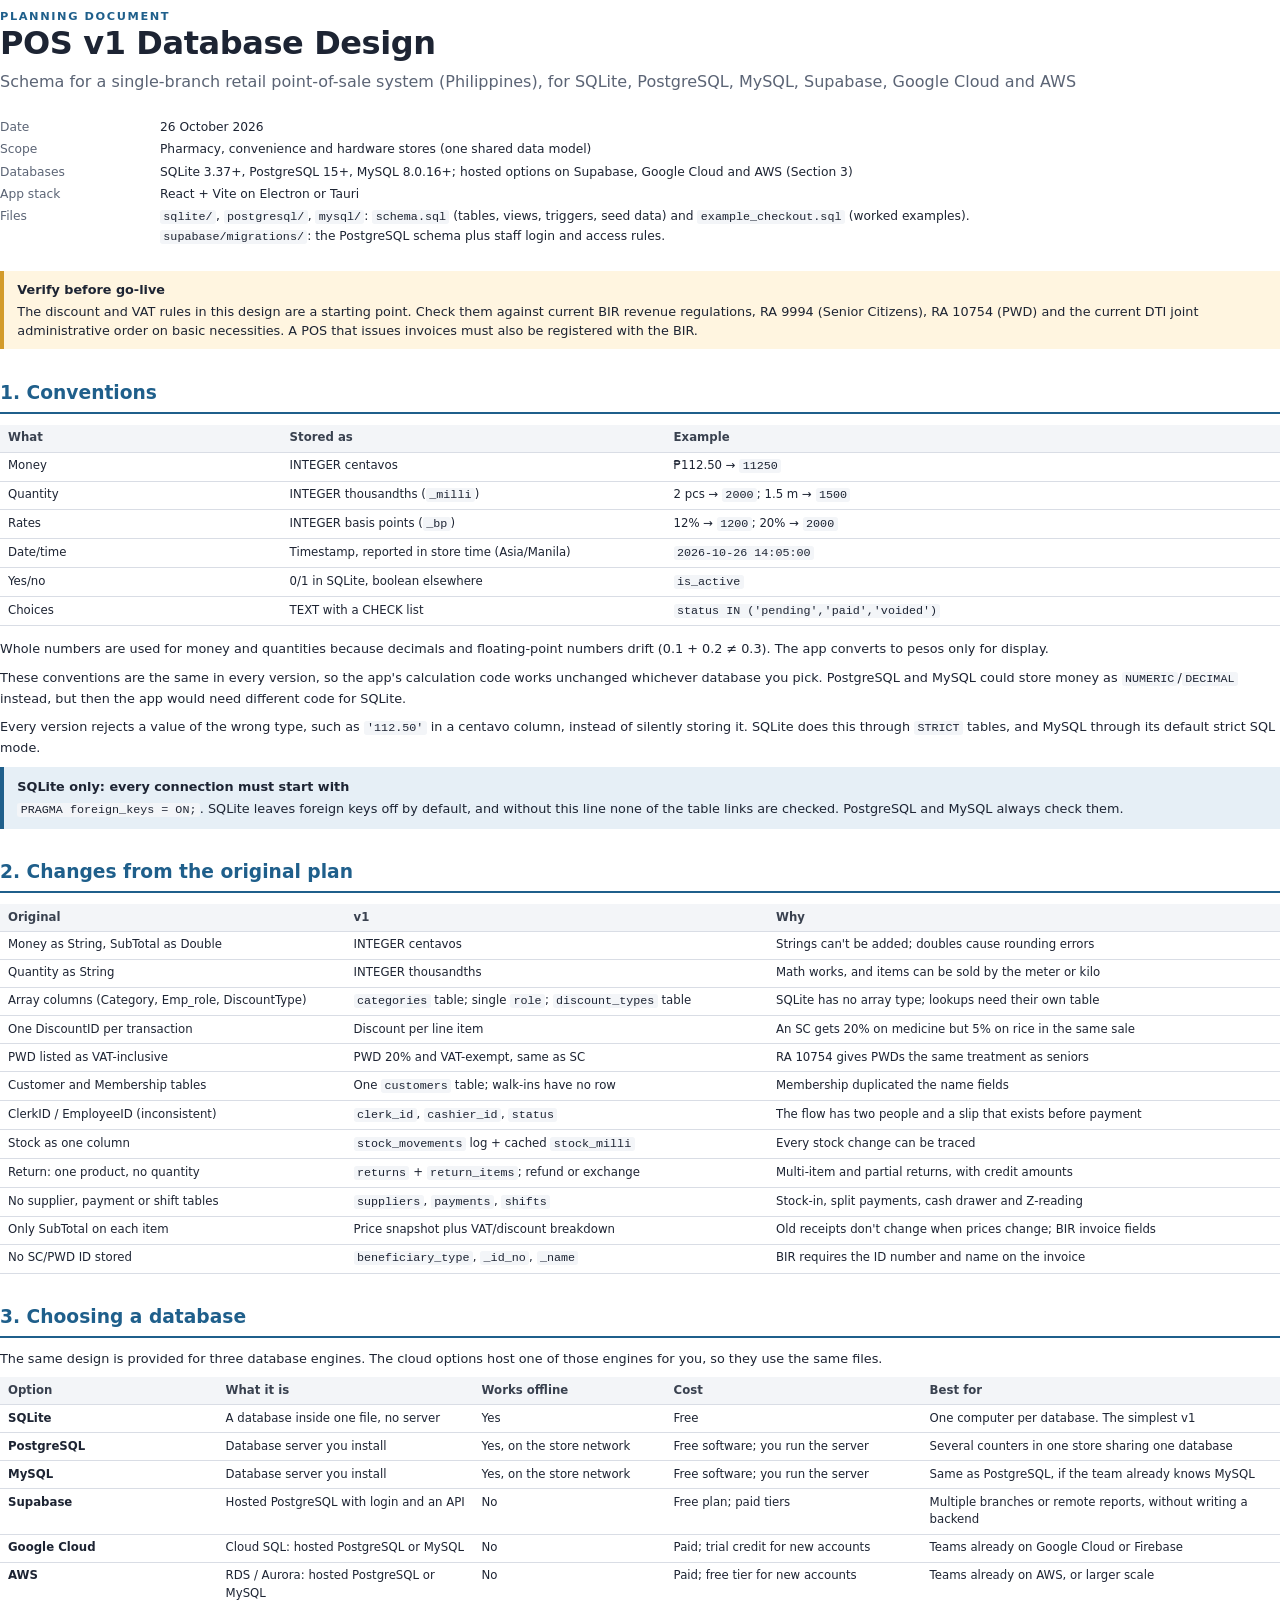
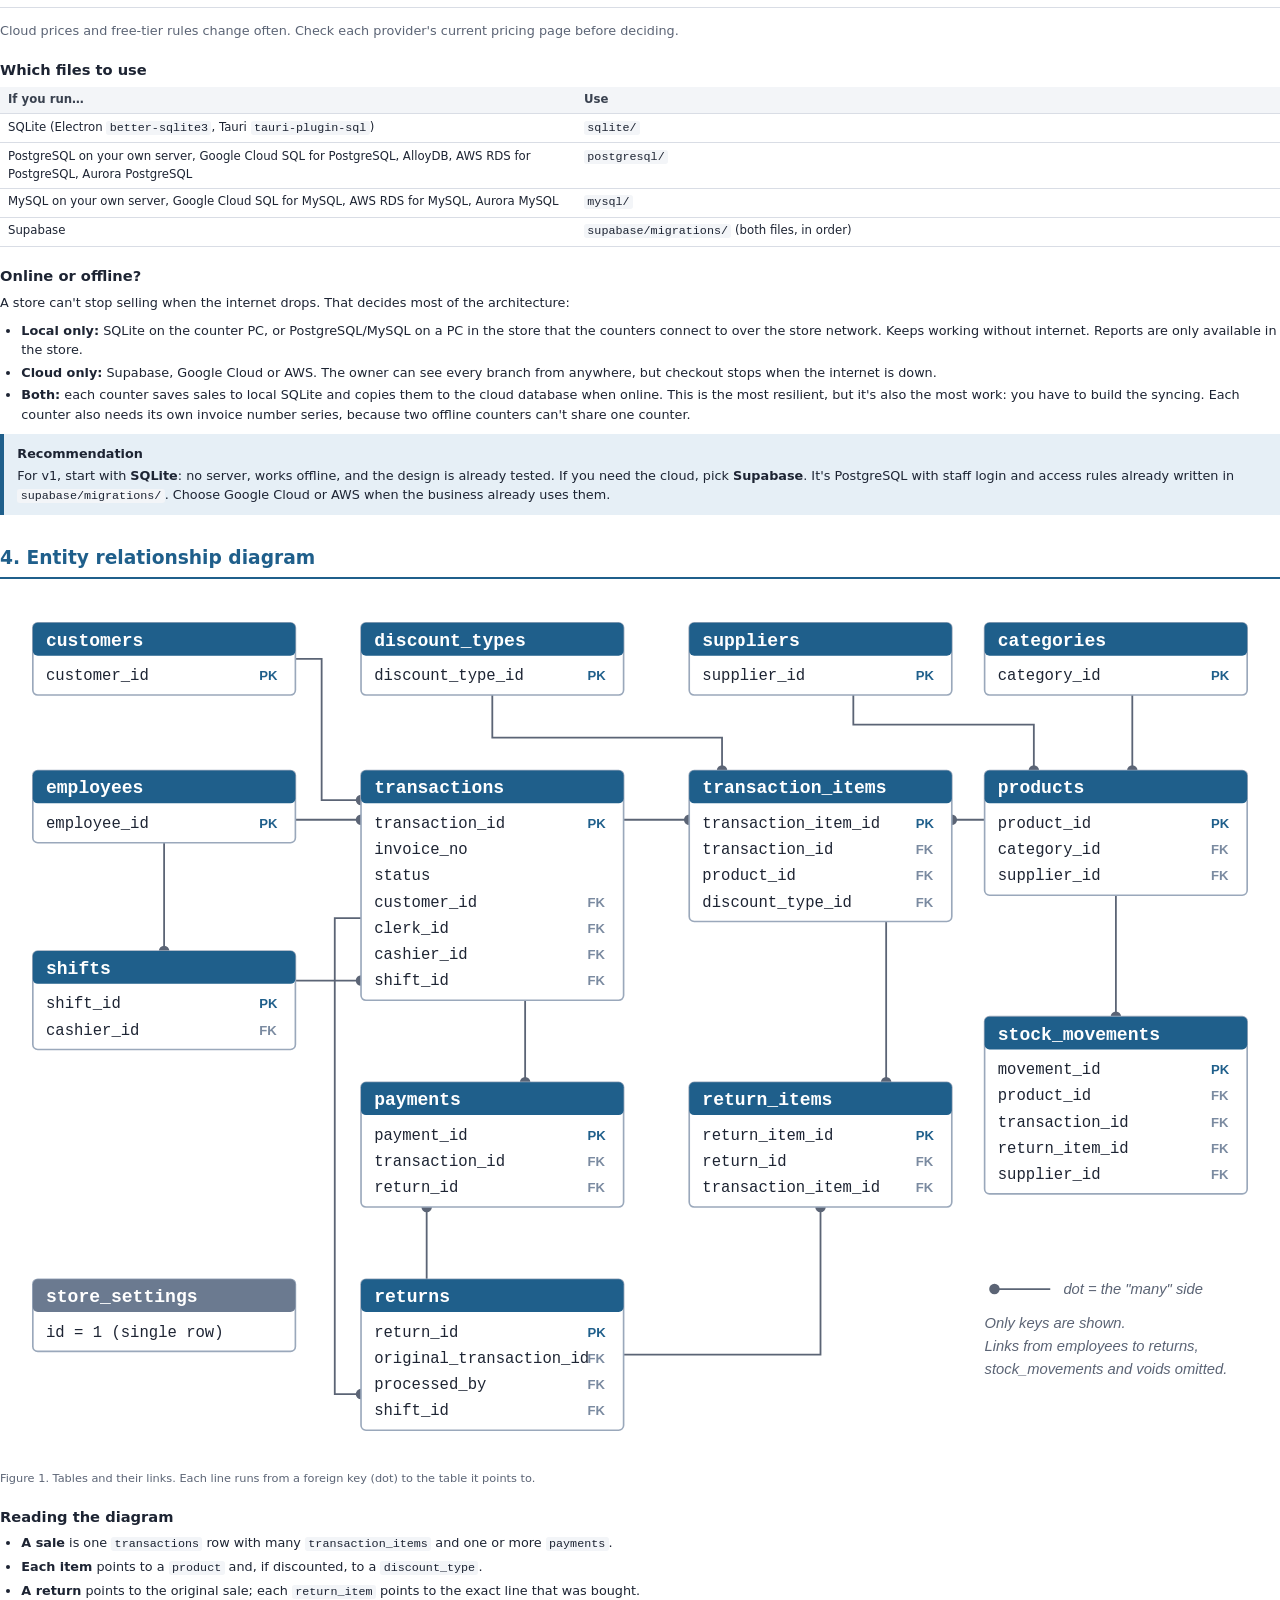
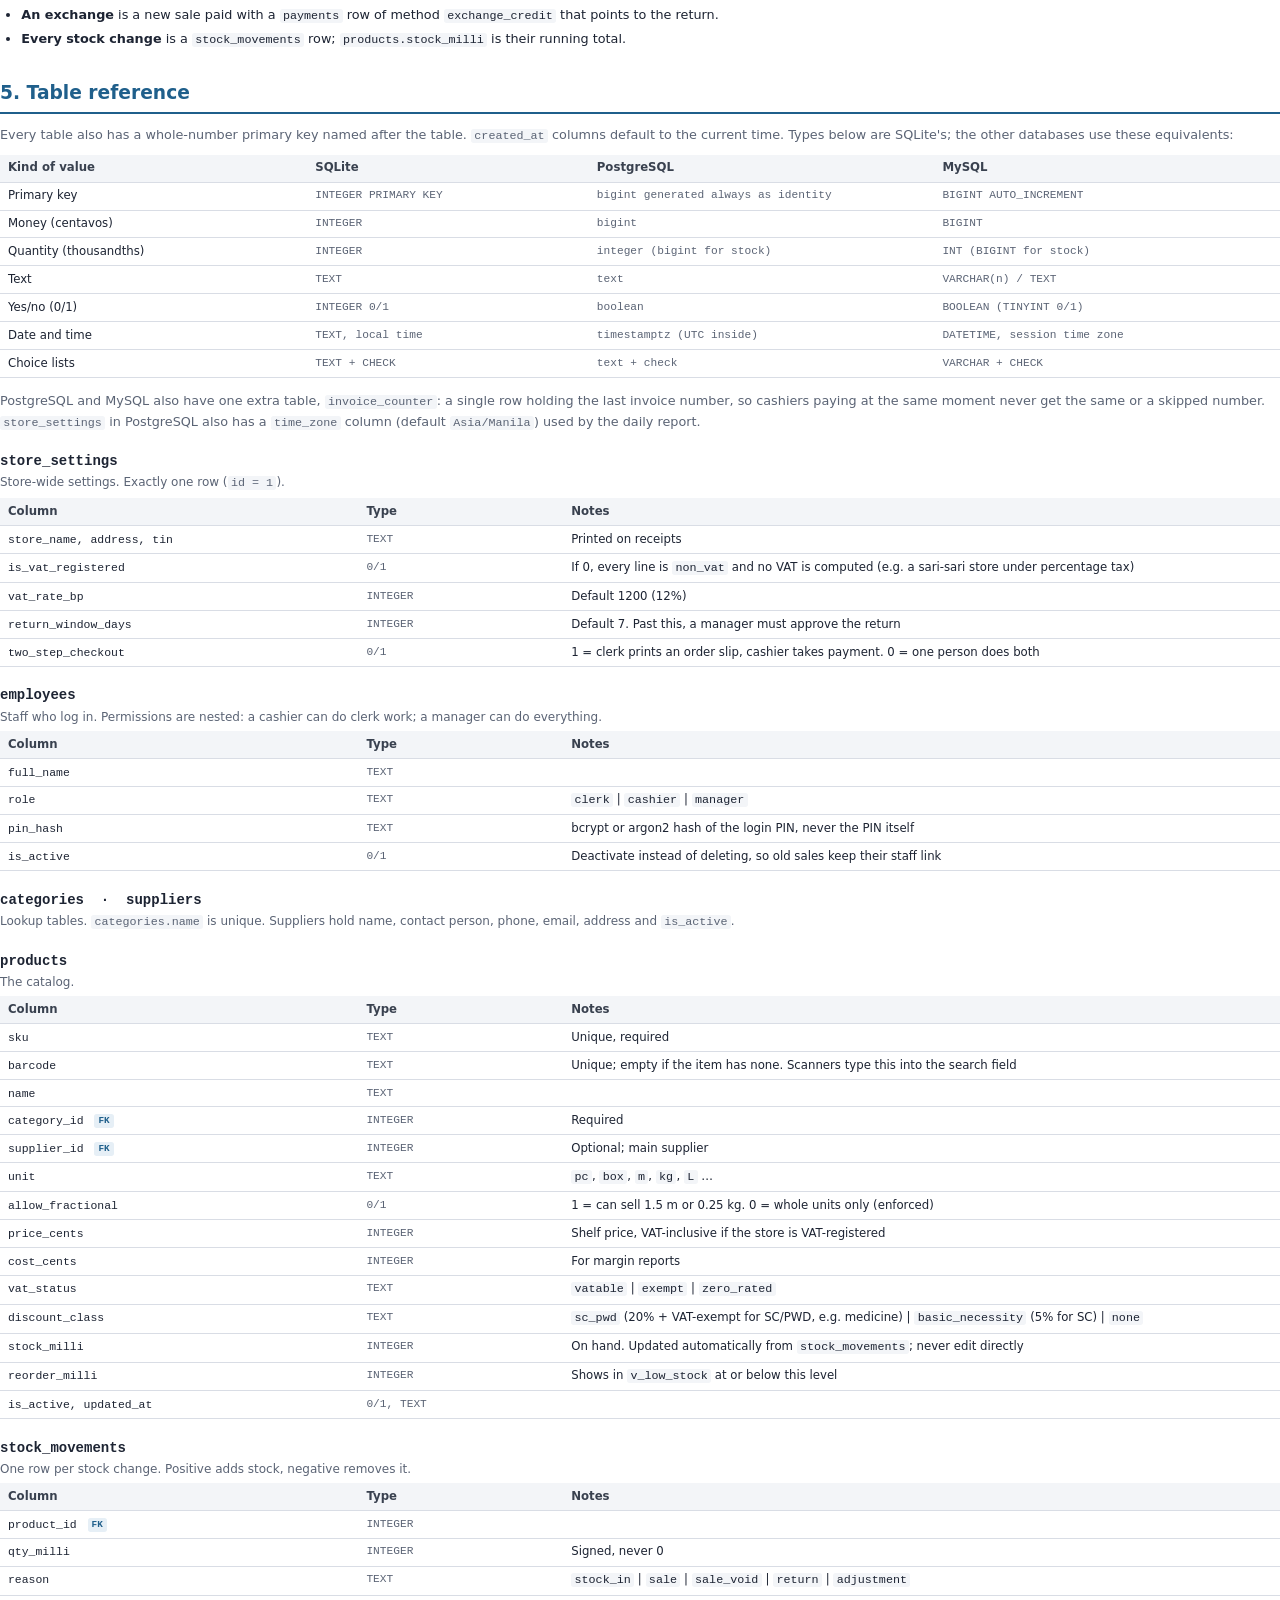
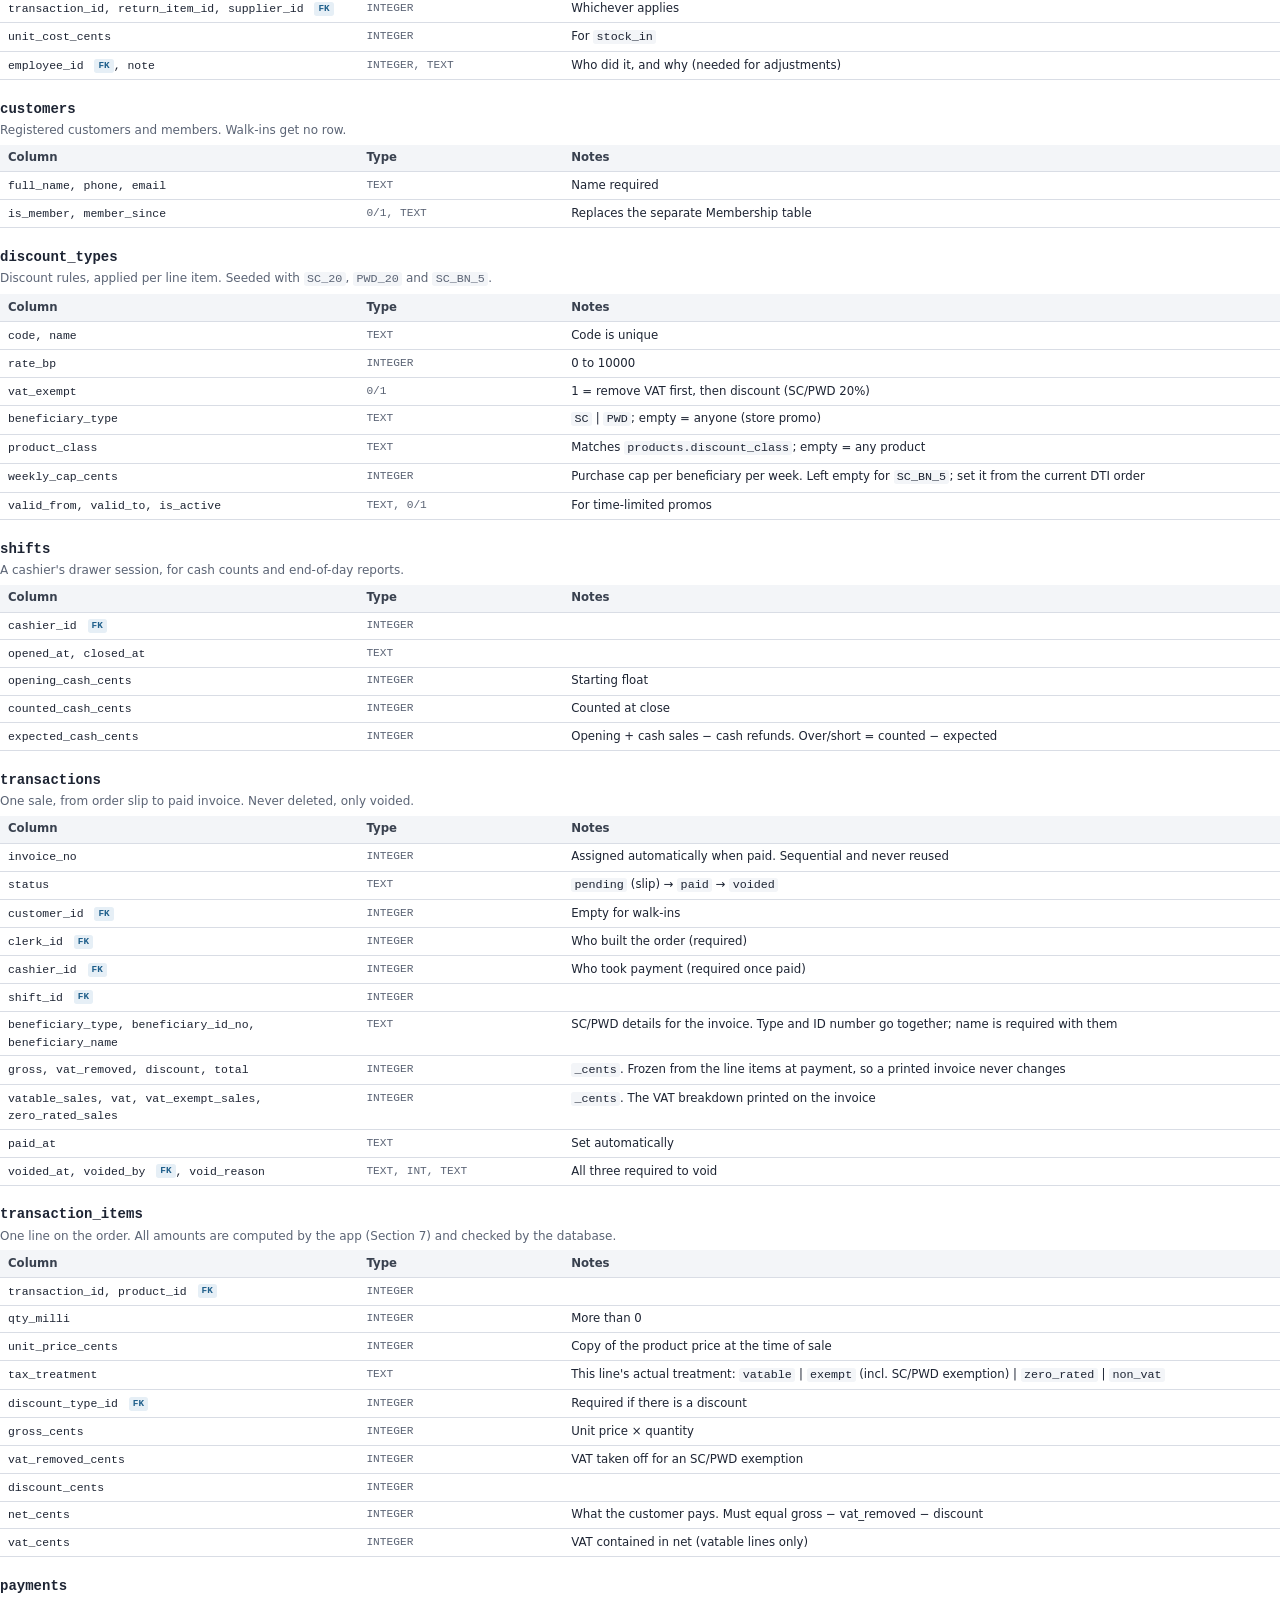
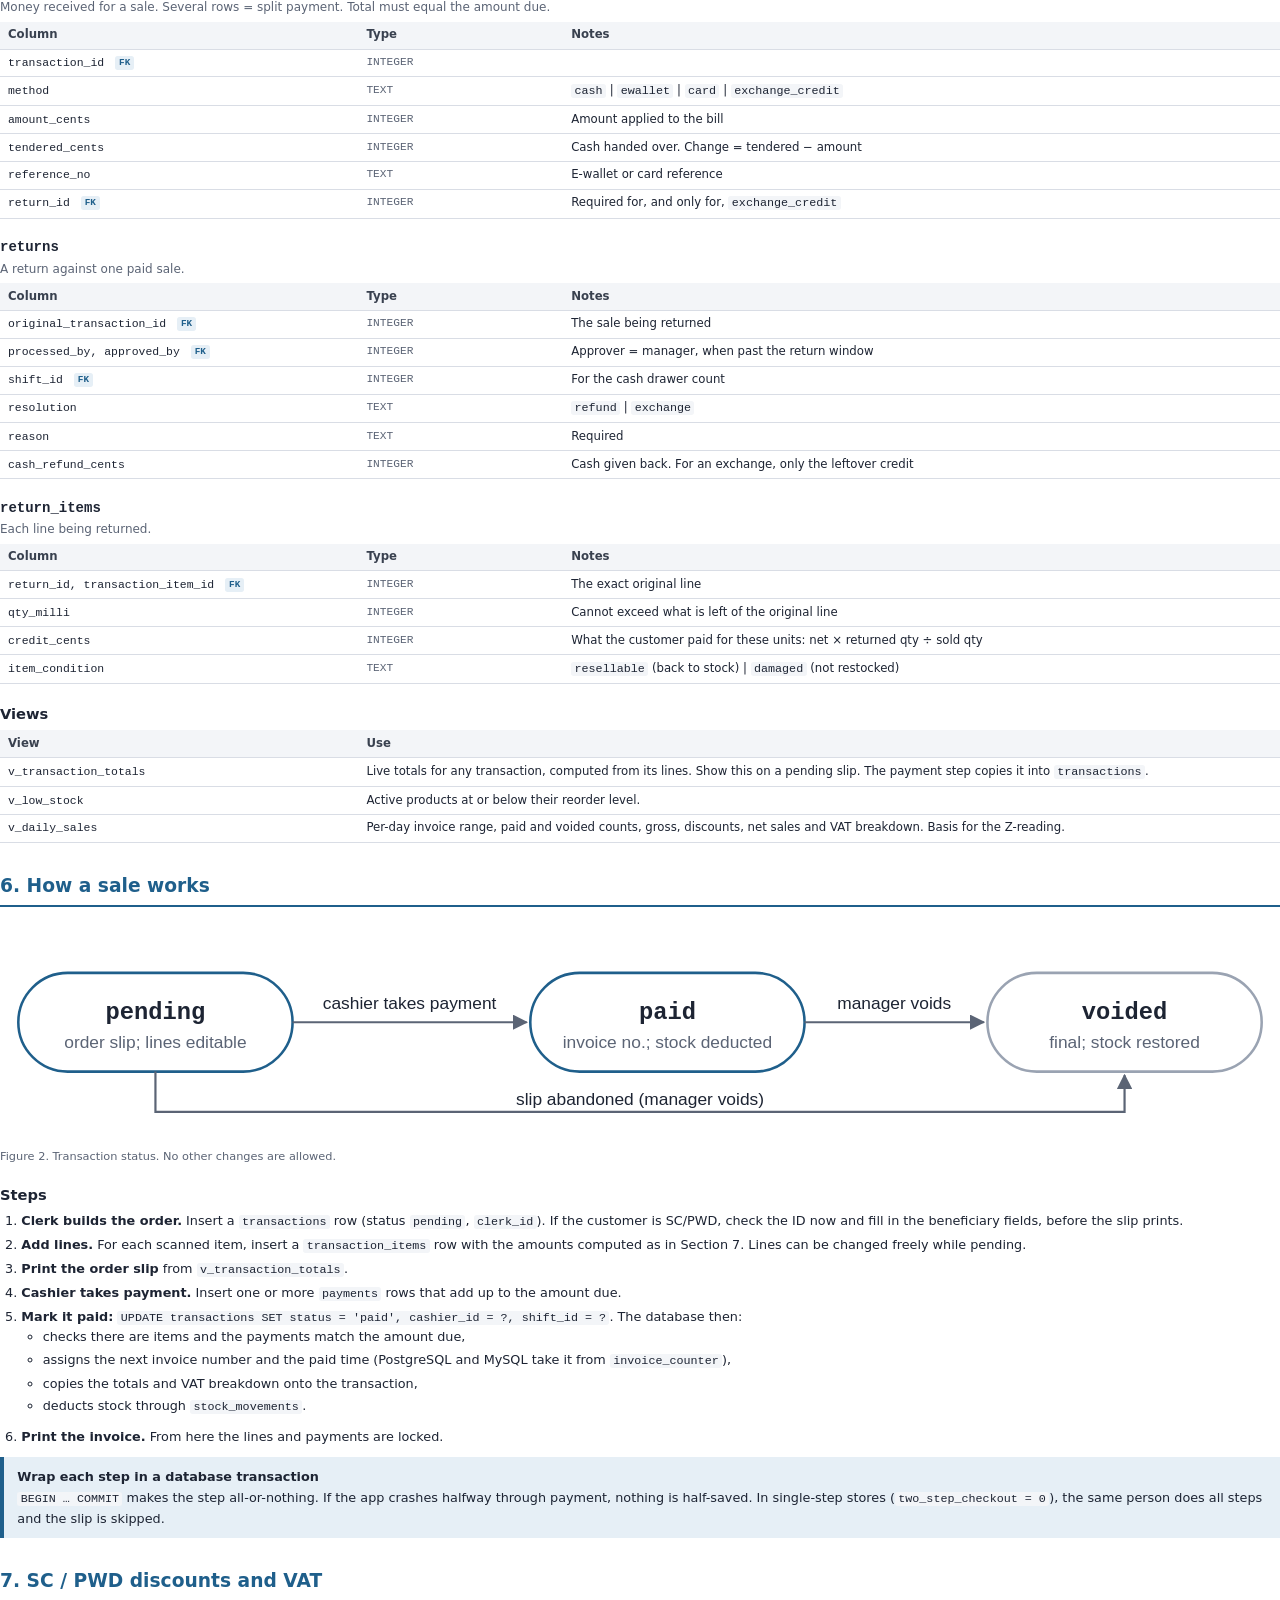
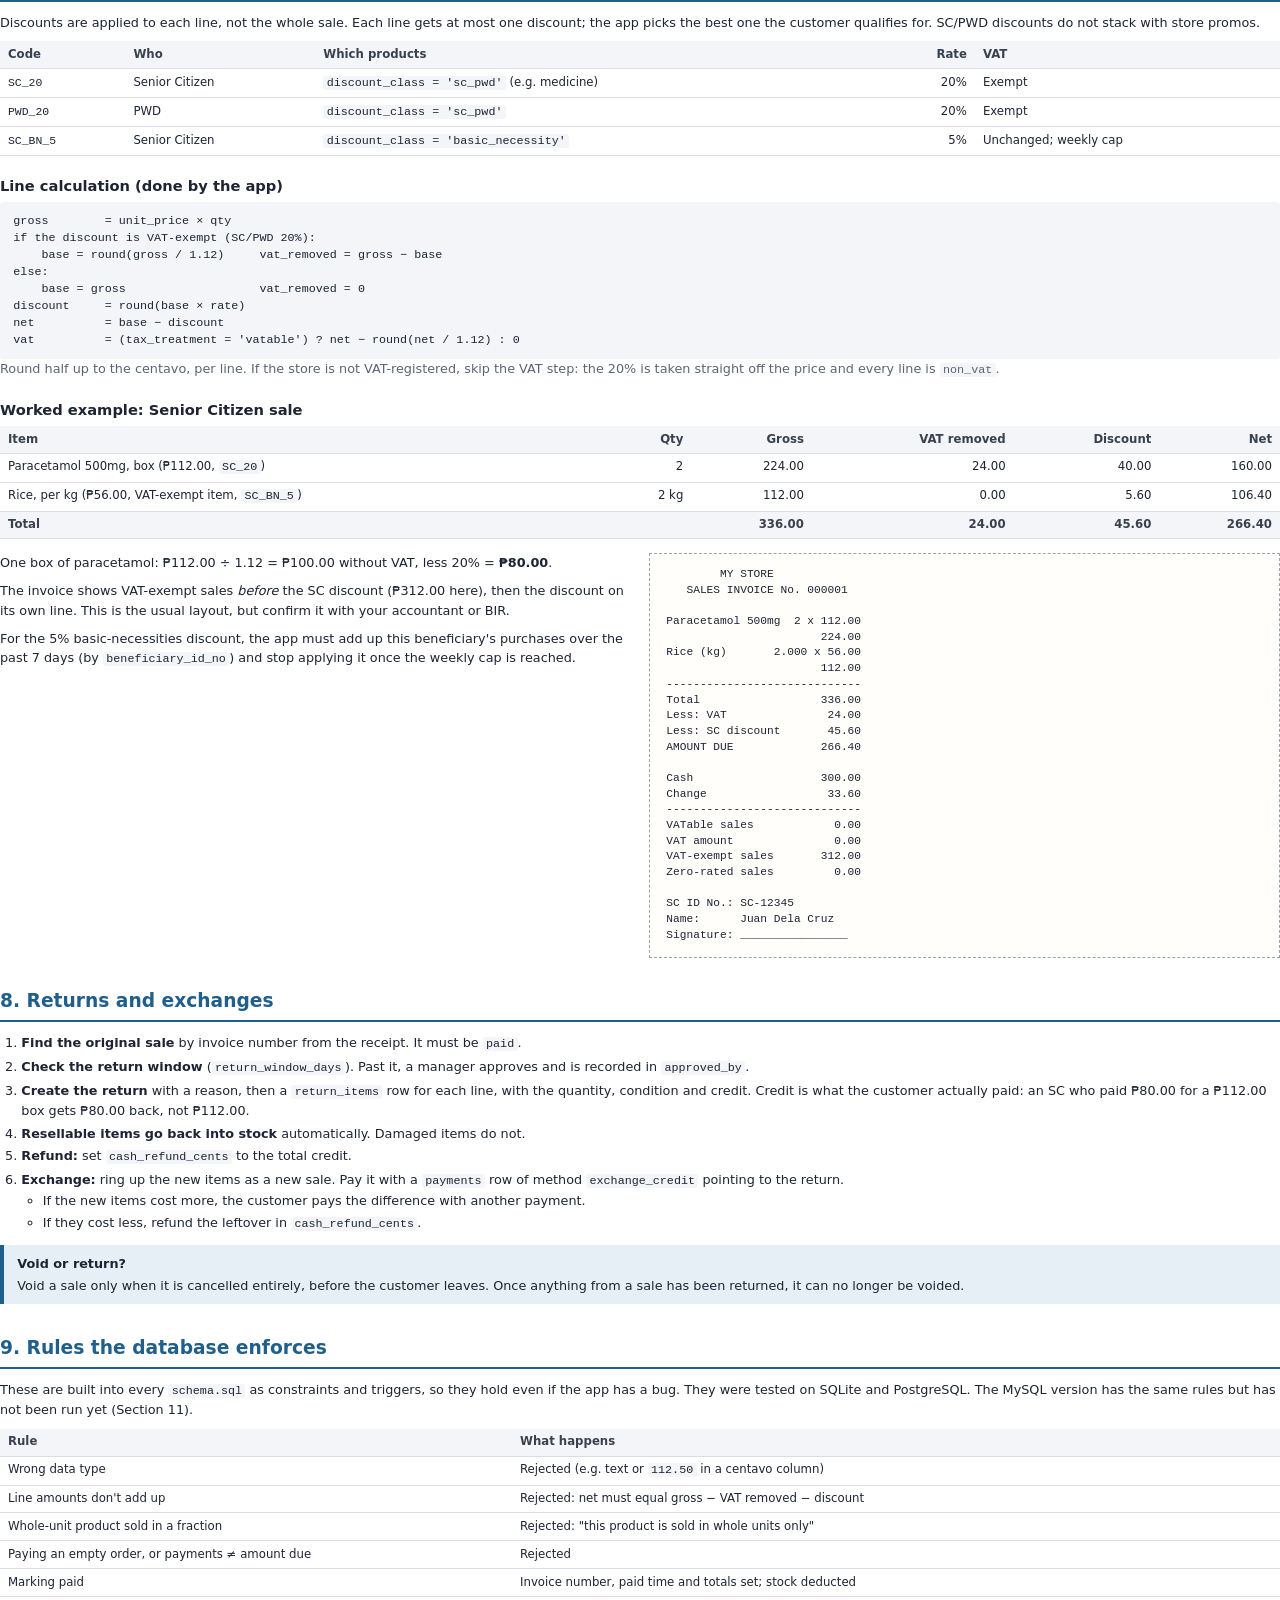
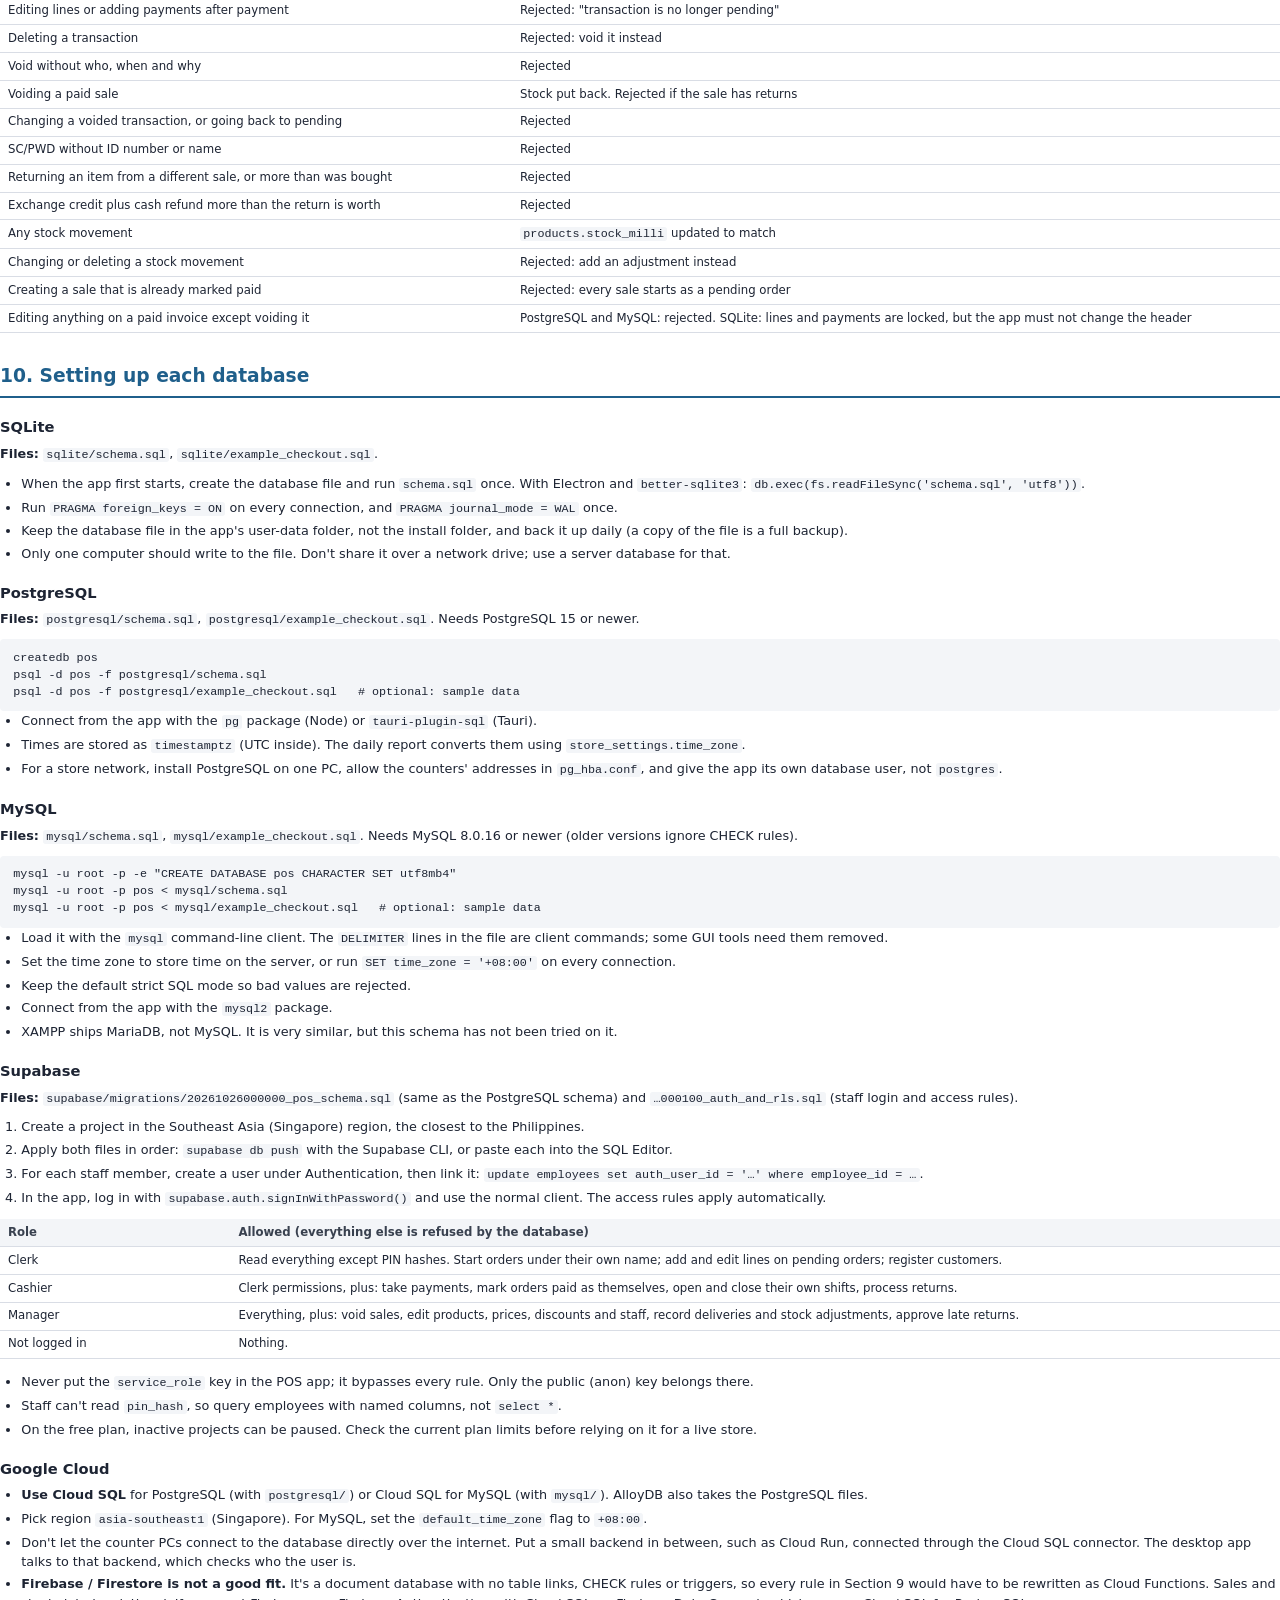
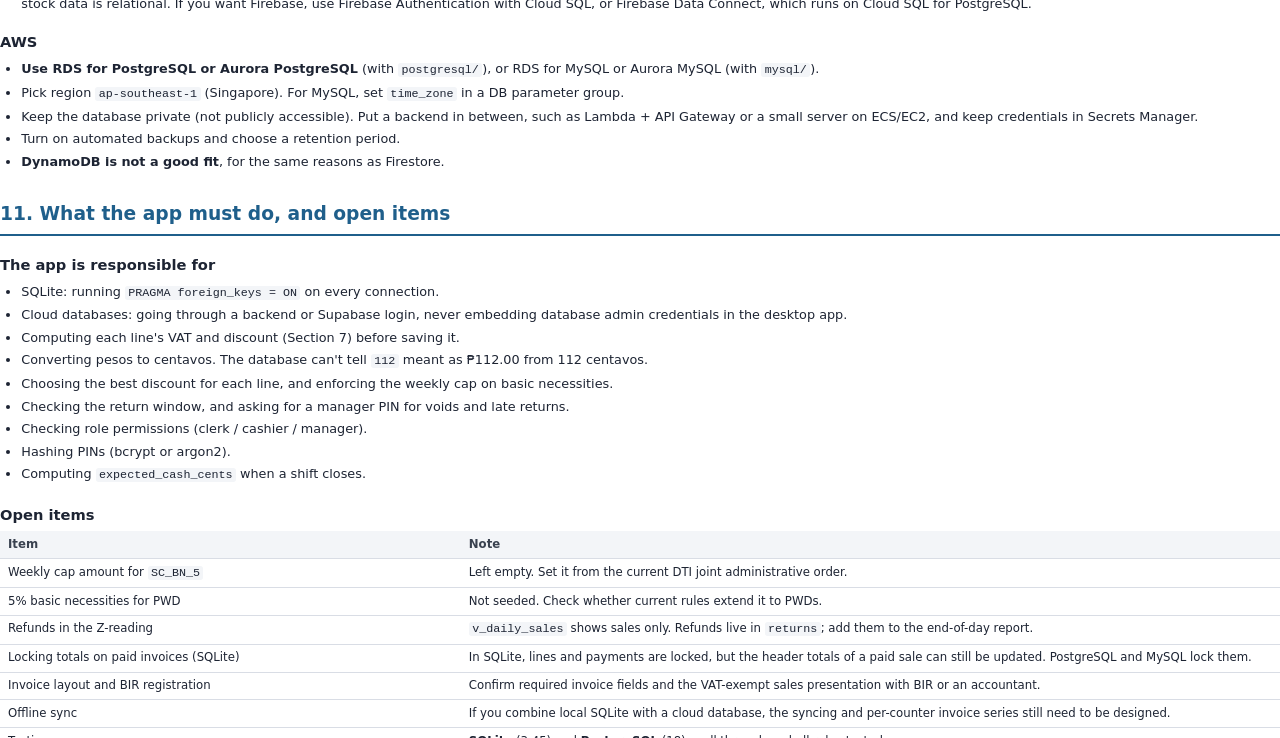
<file: docs/pos_design.html>
<!doctype html>
<html lang="en">
<head>
<meta charset="utf-8">
<title>POS v1 Database Design</title>
<style>
  :root {
    --ink: #1d2433;
    --muted: #5b6475;
    --line: #d9dde5;
    --soft: #f3f5f8;
    --accent: #1f5f8b;
    --accent-soft: #e6eff6;
    --warn: #8a5a00;
    --warn-soft: #fff5e0;
  }
  @page {
    size: A4;
    margin: 18mm 16mm 18mm 16mm;
    @bottom-center {
      content: "POS v1 Database Design  ·  page " counter(page) " of " counter(pages);
      font: 8pt "Segoe UI", sans-serif;
      color: #8a92a3;
    }
  }
  * { box-sizing: border-box; }
  body {
    margin: 0;
    background: #fff;
    color: var(--ink);
    font: 9.6pt/1.5 "Segoe UI", system-ui, sans-serif;
  }
  h1 { font-size: 24pt; line-height: 1.15; margin: 0 0 6pt; letter-spacing: -0.3pt; }
  h2 {
    font-size: 14pt; margin: 22pt 0 8pt; padding-bottom: 4pt;
    border-bottom: 1.5pt solid var(--accent); color: var(--accent);
    break-after: avoid;
  }
  h3 { font-size: 11pt; margin: 14pt 0 4pt; break-after: avoid; }
  p { margin: 0 0 7pt; }
  ul, ol { margin: 0 0 8pt; padding-left: 16pt; }
  li { margin-bottom: 2.5pt; }
  code, .mono { font-family: Consolas, "Cascadia Mono", monospace; font-size: 8.8pt; }
  code { background: var(--soft); padding: 0 2.5pt; border-radius: 2pt; }
  .muted { color: var(--muted); }
  .page-break { break-before: page; }

  .cover { padding-top: 6pt; }
  .eyebrow { text-transform: uppercase; letter-spacing: 1.2pt; font-size: 8.5pt; color: var(--accent); font-weight: 600; }
  .subtitle { font-size: 12pt; color: var(--muted); margin-bottom: 18pt; }
  .meta { display: grid; grid-template-columns: 110pt 1fr; gap: 3pt 10pt; font-size: 9.2pt; margin-bottom: 18pt; }
  .meta dt { color: var(--muted); }
  .meta dd { margin: 0; }

  table { width: 100%; border-collapse: collapse; margin: 4pt 0 10pt; font-size: 8.8pt; }
  th, td { text-align: left; vertical-align: top; padding: 3.5pt 6pt; border-bottom: 0.75pt solid var(--line); }
  th { background: var(--soft); font-weight: 600; color: #39414f; }
  tr { break-inside: avoid; }
  td.k { font-family: Consolas, monospace; font-size: 8.6pt; }
  td.t { white-space: nowrap; color: var(--muted); font-family: Consolas, monospace; font-size: 8.4pt; }
  td.num, th.num { text-align: right; font-variant-numeric: tabular-nums; white-space: nowrap; }
  .tag { display: inline-block; font-size: 7pt; font-weight: 700; padding: 0 3pt; border-radius: 2pt; margin-left: 3pt; vertical-align: 1pt; }
  .pk { background: #1f5f8b; color: #fff; }
  .fk { background: #e6eff6; color: #1f5f8b; }

  .tbl { break-inside: avoid; margin-bottom: 6pt; }
  .tbl h3 { margin-bottom: 1pt; font-family: Consolas, monospace; font-size: 10.5pt; }
  .tbl .purpose { color: var(--muted); margin-bottom: 3pt; font-size: 9pt; }

  .callout { border-left: 3pt solid var(--accent); background: var(--accent-soft); padding: 7pt 10pt; margin: 8pt 0 10pt; break-inside: avoid; }
  .callout.warn { border-color: #d39b2a; background: var(--warn-soft); }
  .callout strong:first-child { display: block; margin-bottom: 2pt; }

  .grid2 { display: grid; grid-template-columns: 1fr 1fr; gap: 14pt; align-items: start; }

  .formula { font-family: Consolas, monospace; font-size: 8.8pt; background: var(--soft); padding: 8pt 10pt; border-radius: 3pt; white-space: pre; line-height: 1.45; break-inside: avoid; }

  .receipt {
    font-family: Consolas, monospace; font-size: 8.4pt; line-height: 1.4;
    border: 0.75pt dashed #9aa3b2; padding: 10pt 12pt; white-space: pre; background: #fffefb;
    break-inside: avoid;
  }

  figure { margin: 6pt 0 10pt; break-inside: avoid; }
  figcaption { font-size: 8.5pt; color: var(--muted); margin-top: 4pt; }
  svg text { font-family: "Segoe UI", sans-serif; }
</style>
</head>
<body>

<!-- ============================== COVER ============================== -->
<section class="cover">
  <div class="eyebrow">Planning document</div>
  <h1>POS v1 Database Design</h1>
  <div class="subtitle">Schema for a single-branch retail point-of-sale system (Philippines), for SQLite, PostgreSQL, MySQL, Supabase, Google Cloud and AWS</div>

  <dl class="meta">
    <dt>Date</dt><dd>26 October 2026</dd>
    <dt>Scope</dt><dd>Pharmacy, convenience and hardware stores (one shared data model)</dd>
    <dt>Databases</dt><dd>SQLite 3.37+, PostgreSQL 15+, MySQL 8.0.16+; hosted options on Supabase, Google Cloud and AWS (Section 3)</dd>
    <dt>App stack</dt><dd>React + Vite on Electron or Tauri</dd>
    <dt>Files</dt><dd><code>sqlite/</code>, <code>postgresql/</code>, <code>mysql/</code>: <code>schema.sql</code> (tables, views, triggers, seed data) and <code>example_checkout.sql</code> (worked examples).<br><code>supabase/migrations/</code>: the PostgreSQL schema plus staff login and access rules.</dd>
  </dl>

  <div class="callout warn">
    <strong>Verify before go-live</strong>
    The discount and VAT rules in this design are a starting point. Check them against current BIR revenue
    regulations, RA 9994 (Senior Citizens), RA 10754 (PWD) and the current DTI joint administrative order on
    basic necessities. A POS that issues invoices must also be registered with the BIR.
  </div>
</section>

<!-- ============================== 1. CONVENTIONS ============================== -->
<h2>1. Conventions</h2>
<table>
  <tr><th style="width:22%">What</th><th style="width:30%">Stored as</th><th>Example</th></tr>
  <tr><td>Money</td><td>INTEGER centavos</td><td>₱112.50 → <code>11250</code></td></tr>
  <tr><td>Quantity</td><td>INTEGER thousandths (<code>_milli</code>)</td><td>2 pcs → <code>2000</code>; 1.5 m → <code>1500</code></td></tr>
  <tr><td>Rates</td><td>INTEGER basis points (<code>_bp</code>)</td><td>12% → <code>1200</code>; 20% → <code>2000</code></td></tr>
  <tr><td>Date/time</td><td>Timestamp, reported in store time (Asia/Manila)</td><td><code>2026-10-26 14:05:00</code></td></tr>
  <tr><td>Yes/no</td><td>0/1 in SQLite, boolean elsewhere</td><td><code>is_active</code></td></tr>
  <tr><td>Choices</td><td>TEXT with a CHECK list</td><td><code>status IN ('pending','paid','voided')</code></td></tr>
</table>
<p>Whole numbers are used for money and quantities because decimals and floating-point numbers drift
(0.1 + 0.2 ≠ 0.3). The app converts to pesos only for display.</p>
<p>These conventions are the same in every version, so the app's calculation code works unchanged whichever database you pick.
PostgreSQL and MySQL could store money as <code>NUMERIC</code>/<code>DECIMAL</code> instead, but then the app would need different code for SQLite.</p>
<p>Every version rejects a value of the wrong type, such as <code>'112.50'</code> in a centavo column, instead of silently storing it.
SQLite does this through <code>STRICT</code> tables, and MySQL through its default strict SQL mode.</p>
<div class="callout">
  <strong>SQLite only: every connection must start with</strong>
  <code>PRAGMA foreign_keys = ON;</code>. SQLite leaves foreign keys off by default, and without
  this line none of the table links are checked. PostgreSQL and MySQL always check them.
</div>

<!-- ============================== 2. CHANGES ============================== -->
<h2 class="page-break">2. Changes from the original plan</h2>
<table>
  <tr><th style="width:27%">Original</th><th style="width:33%">v1</th><th>Why</th></tr>
  <tr><td>Money as String, SubTotal as Double</td><td>INTEGER centavos</td><td>Strings can't be added; doubles cause rounding errors</td></tr>
  <tr><td>Quantity as String</td><td>INTEGER thousandths</td><td>Math works, and items can be sold by the meter or kilo</td></tr>
  <tr><td>Array columns (Category, Emp_role, DiscountType)</td><td><code>categories</code> table; single <code>role</code>; <code>discount_types</code> table</td><td>SQLite has no array type; lookups need their own table</td></tr>
  <tr><td>One DiscountID per transaction</td><td>Discount per line item</td><td>An SC gets 20% on medicine but 5% on rice in the same sale</td></tr>
  <tr><td>PWD listed as VAT-inclusive</td><td>PWD 20% and VAT-exempt, same as SC</td><td>RA 10754 gives PWDs the same treatment as seniors</td></tr>
  <tr><td>Customer and Membership tables</td><td>One <code>customers</code> table; walk-ins have no row</td><td>Membership duplicated the name fields</td></tr>
  <tr><td>ClerkID / EmployeeID (inconsistent)</td><td><code>clerk_id</code>, <code>cashier_id</code>, <code>status</code></td><td>The flow has two people and a slip that exists before payment</td></tr>
  <tr><td>Stock as one column</td><td><code>stock_movements</code> log + cached <code>stock_milli</code></td><td>Every stock change can be traced</td></tr>
  <tr><td>Return: one product, no quantity</td><td><code>returns</code> + <code>return_items</code>; refund or exchange</td><td>Multi-item and partial returns, with credit amounts</td></tr>
  <tr><td>No supplier, payment or shift tables</td><td><code>suppliers</code>, <code>payments</code>, <code>shifts</code></td><td>Stock-in, split payments, cash drawer and Z-reading</td></tr>
  <tr><td>Only SubTotal on each item</td><td>Price snapshot plus VAT/discount breakdown</td><td>Old receipts don't change when prices change; BIR invoice fields</td></tr>
  <tr><td>No SC/PWD ID stored</td><td><code>beneficiary_type</code>, <code>_id_no</code>, <code>_name</code></td><td>BIR requires the ID number and name on the invoice</td></tr>
</table>

<!-- ============================== 3. CHOOSING ============================== -->
<h2 class="page-break">3. Choosing a database</h2>
<p>The same design is provided for three database engines. The cloud options host one of those engines for you, so they use the same files.</p>
<table>
  <tr><th style="width:17%">Option</th><th style="width:20%">What it is</th><th style="width:15%">Works offline</th><th style="width:20%">Cost</th><th>Best for</th></tr>
  <tr><td><strong>SQLite</strong></td><td>A database inside one file, no server</td><td>Yes</td><td>Free</td><td>One computer per database. The simplest v1</td></tr>
  <tr><td><strong>PostgreSQL</strong></td><td>Database server you install</td><td>Yes, on the store network</td><td>Free software; you run the server</td><td>Several counters in one store sharing one database</td></tr>
  <tr><td><strong>MySQL</strong></td><td>Database server you install</td><td>Yes, on the store network</td><td>Free software; you run the server</td><td>Same as PostgreSQL, if the team already knows MySQL</td></tr>
  <tr><td><strong>Supabase</strong></td><td>Hosted PostgreSQL with login and an API</td><td>No</td><td>Free plan; paid tiers</td><td>Multiple branches or remote reports, without writing a backend</td></tr>
  <tr><td><strong>Google Cloud</strong></td><td>Cloud SQL: hosted PostgreSQL or MySQL</td><td>No</td><td>Paid; trial credit for new accounts</td><td>Teams already on Google Cloud or Firebase</td></tr>
  <tr><td><strong>AWS</strong></td><td>RDS / Aurora: hosted PostgreSQL or MySQL</td><td>No</td><td>Paid; free tier for new accounts</td><td>Teams already on AWS, or larger scale</td></tr>
</table>
<p class="muted">Cloud prices and free-tier rules change often. Check each provider's current pricing page before deciding.</p>

<h3>Which files to use</h3>
<table>
  <tr><th style="width:45%">If you run…</th><th>Use</th></tr>
  <tr><td>SQLite (Electron <code>better-sqlite3</code>, Tauri <code>tauri-plugin-sql</code>)</td><td><code>sqlite/</code></td></tr>
  <tr><td>PostgreSQL on your own server, Google Cloud SQL for PostgreSQL, AlloyDB, AWS RDS for PostgreSQL, Aurora PostgreSQL</td><td><code>postgresql/</code></td></tr>
  <tr><td>MySQL on your own server, Google Cloud SQL for MySQL, AWS RDS for MySQL, Aurora MySQL</td><td><code>mysql/</code></td></tr>
  <tr><td>Supabase</td><td><code>supabase/migrations/</code> (both files, in order)</td></tr>
</table>

<h3>Online or offline?</h3>
<p>A store can't stop selling when the internet drops. That decides most of the architecture:</p>
<ul>
  <li><strong>Local only:</strong> SQLite on the counter PC, or PostgreSQL/MySQL on a PC in the store that the counters connect to over the store network. Keeps working without internet. Reports are only available in the store.</li>
  <li><strong>Cloud only:</strong> Supabase, Google Cloud or AWS. The owner can see every branch from anywhere, but checkout stops when the internet is down.</li>
  <li><strong>Both:</strong> each counter saves sales to local SQLite and copies them to the cloud database when online. This is the most resilient, but it's also the most work: you have to build the syncing.
    Each counter also needs its own invoice number series, because two offline counters can't share one counter.</li>
</ul>
<div class="callout">
  <strong>Recommendation</strong>
  For v1, start with <strong>SQLite</strong>: no server, works offline, and the design is already tested.
  If you need the cloud, pick <strong>Supabase</strong>. It's PostgreSQL with staff login and access rules already written in <code>supabase/migrations/</code>.
  Choose Google Cloud or AWS when the business already uses them.
</div>

<!-- ============================== 4. ERD ============================== -->
<h2>4. Entity relationship diagram</h2>
<figure>
<svg viewBox="0 0 780 530" width="100%" xmlns="http://www.w3.org/2000/svg">
  <defs>
    <style>
      .box { fill: #fff; stroke: #9aa8bb; stroke-width: 1; }
      .hdr { fill: #1f5f8b; }
      .hdr-alt { fill: #6b7a90; }
      .tname { fill: #fff; font-size: 11px; font-weight: 600; font-family: Consolas, monospace; }
      .col { fill: #1d2433; font-size: 9.5px; font-family: Consolas, monospace; }
      .key { font-size: 8px; font-weight: 700; }
      .pkt { fill: #1f5f8b; }
      .fkt { fill: #7a8aa0; }
      .rel { fill: none; stroke: #5b6475; stroke-width: 1.1; }
      .many { fill: #5b6475; }
      .note { fill: #5b6475; font-size: 9px; font-style: italic; }
    </style>
  </defs>

  <!-- relationship lines (drawn first, under the boxes) -->
  <!-- transactions -> customers -->
  <path class="rel" d="M220,128 H196 V42 H180"/><circle class="many" cx="220" cy="128" r="3.2"/>
  <!-- transactions -> employees (clerk, cashier) -->
  <path class="rel" d="M220,140 H180"/><circle class="many" cx="220" cy="140" r="3.2"/>
  <!-- transactions -> shifts -->
  <path class="rel" d="M220,238 H180"/><circle class="many" cx="220" cy="238" r="3.2"/>
  <!-- shifts -> employees -->
  <path class="rel" d="M100,220 V154"/><circle class="many" cx="100" cy="220" r="3.2"/>
  <!-- transaction_items -> transactions -->
  <path class="rel" d="M420,140 H380"/><circle class="many" cx="420" cy="140" r="3.2"/>
  <!-- transaction_items -> products -->
  <path class="rel" d="M580,140 H600"/><circle class="many" cx="580" cy="140" r="3.2"/>
  <!-- transaction_items -> discount_types -->
  <path class="rel" d="M440,110 V90 H300 V64"/><circle class="many" cx="440" cy="110" r="3.2"/>
  <!-- products -> categories -->
  <path class="rel" d="M690,110 V64"/><circle class="many" cx="690" cy="110" r="3.2"/>
  <!-- products -> suppliers -->
  <path class="rel" d="M630,110 V82 H520 V64"/><circle class="many" cx="630" cy="110" r="3.2"/>
  <!-- stock_movements -> products -->
  <path class="rel" d="M680,260 V186"/><circle class="many" cx="680" cy="260" r="3.2"/>
  <!-- payments -> transactions -->
  <path class="rel" d="M320,300 V250"/><circle class="many" cx="320" cy="300" r="3.2"/>
  <!-- payments -> returns (exchange credit) -->
  <path class="rel" d="M260,376 V420"/><circle class="many" cx="260" cy="376" r="3.2"/>
  <!-- returns -> transactions (original) -->
  <path class="rel" d="M220,490 H204 V200 H220"/><circle class="many" cx="220" cy="490" r="3.2"/>
  <!-- return_items -> returns -->
  <path class="rel" d="M500,376 V466 H380"/><circle class="many" cx="500" cy="376" r="3.2"/>
  <!-- return_items -> transaction_items -->
  <path class="rel" d="M540,300 V202"/><circle class="many" cx="540" cy="300" r="3.2"/>

  <!-- ===== boxes ===== -->
  <!-- customers -->
  <g transform="translate(20,20)">
    <rect class="box" width="160" height="44" rx="3"/><rect class="hdr" width="160" height="20" rx="3"/>
    <text class="tname" x="8" y="14">customers</text>
    <text class="col" x="8" y="35">customer_id</text><text class="key pkt" x="138" y="35">PK</text>
  </g>
  <!-- discount_types -->
  <g transform="translate(220,20)">
    <rect class="box" width="160" height="44" rx="3"/><rect class="hdr" width="160" height="20" rx="3"/>
    <text class="tname" x="8" y="14">discount_types</text>
    <text class="col" x="8" y="35">discount_type_id</text><text class="key pkt" x="138" y="35">PK</text>
  </g>
  <!-- suppliers -->
  <g transform="translate(420,20)">
    <rect class="box" width="160" height="44" rx="3"/><rect class="hdr" width="160" height="20" rx="3"/>
    <text class="tname" x="8" y="14">suppliers</text>
    <text class="col" x="8" y="35">supplier_id</text><text class="key pkt" x="138" y="35">PK</text>
  </g>
  <!-- categories -->
  <g transform="translate(600,20)">
    <rect class="box" width="160" height="44" rx="3"/><rect class="hdr" width="160" height="20" rx="3"/>
    <text class="tname" x="8" y="14">categories</text>
    <text class="col" x="8" y="35">category_id</text><text class="key pkt" x="138" y="35">PK</text>
  </g>
  <!-- employees -->
  <g transform="translate(20,110)">
    <rect class="box" width="160" height="44" rx="3"/><rect class="hdr" width="160" height="20" rx="3"/>
    <text class="tname" x="8" y="14">employees</text>
    <text class="col" x="8" y="35">employee_id</text><text class="key pkt" x="138" y="35">PK</text>
  </g>
  <!-- transactions -->
  <g transform="translate(220,110)">
    <rect class="box" width="160" height="140" rx="3"/><rect class="hdr" width="160" height="20" rx="3"/>
    <text class="tname" x="8" y="14">transactions</text>
    <text class="col" x="8" y="35">transaction_id</text><text class="key pkt" x="138" y="35">PK</text>
    <text class="col" x="8" y="51">invoice_no</text>
    <text class="col" x="8" y="67">status</text>
    <text class="col" x="8" y="83">customer_id</text><text class="key fkt" x="138" y="83">FK</text>
    <text class="col" x="8" y="99">clerk_id</text><text class="key fkt" x="138" y="99">FK</text>
    <text class="col" x="8" y="115">cashier_id</text><text class="key fkt" x="138" y="115">FK</text>
    <text class="col" x="8" y="131">shift_id</text><text class="key fkt" x="138" y="131">FK</text>
  </g>
  <!-- transaction_items -->
  <g transform="translate(420,110)">
    <rect class="box" width="160" height="92" rx="3"/><rect class="hdr" width="160" height="20" rx="3"/>
    <text class="tname" x="8" y="14">transaction_items</text>
    <text class="col" x="8" y="35">transaction_item_id</text><text class="key pkt" x="138" y="35">PK</text>
    <text class="col" x="8" y="51">transaction_id</text><text class="key fkt" x="138" y="51">FK</text>
    <text class="col" x="8" y="67">product_id</text><text class="key fkt" x="138" y="67">FK</text>
    <text class="col" x="8" y="83">discount_type_id</text><text class="key fkt" x="138" y="83">FK</text>
  </g>
  <!-- products -->
  <g transform="translate(600,110)">
    <rect class="box" width="160" height="76" rx="3"/><rect class="hdr" width="160" height="20" rx="3"/>
    <text class="tname" x="8" y="14">products</text>
    <text class="col" x="8" y="35">product_id</text><text class="key pkt" x="138" y="35">PK</text>
    <text class="col" x="8" y="51">category_id</text><text class="key fkt" x="138" y="51">FK</text>
    <text class="col" x="8" y="67">supplier_id</text><text class="key fkt" x="138" y="67">FK</text>
  </g>
  <!-- shifts -->
  <g transform="translate(20,220)">
    <rect class="box" width="160" height="60" rx="3"/><rect class="hdr" width="160" height="20" rx="3"/>
    <text class="tname" x="8" y="14">shifts</text>
    <text class="col" x="8" y="35">shift_id</text><text class="key pkt" x="138" y="35">PK</text>
    <text class="col" x="8" y="51">cashier_id</text><text class="key fkt" x="138" y="51">FK</text>
  </g>
  <!-- stock_movements -->
  <g transform="translate(600,260)">
    <rect class="box" width="160" height="108" rx="3"/><rect class="hdr" width="160" height="20" rx="3"/>
    <text class="tname" x="8" y="14">stock_movements</text>
    <text class="col" x="8" y="35">movement_id</text><text class="key pkt" x="138" y="35">PK</text>
    <text class="col" x="8" y="51">product_id</text><text class="key fkt" x="138" y="51">FK</text>
    <text class="col" x="8" y="67">transaction_id</text><text class="key fkt" x="138" y="67">FK</text>
    <text class="col" x="8" y="83">return_item_id</text><text class="key fkt" x="138" y="83">FK</text>
    <text class="col" x="8" y="99">supplier_id</text><text class="key fkt" x="138" y="99">FK</text>
  </g>
  <!-- payments -->
  <g transform="translate(220,300)">
    <rect class="box" width="160" height="76" rx="3"/><rect class="hdr" width="160" height="20" rx="3"/>
    <text class="tname" x="8" y="14">payments</text>
    <text class="col" x="8" y="35">payment_id</text><text class="key pkt" x="138" y="35">PK</text>
    <text class="col" x="8" y="51">transaction_id</text><text class="key fkt" x="138" y="51">FK</text>
    <text class="col" x="8" y="67">return_id</text><text class="key fkt" x="138" y="67">FK</text>
  </g>
  <!-- return_items -->
  <g transform="translate(420,300)">
    <rect class="box" width="160" height="76" rx="3"/><rect class="hdr" width="160" height="20" rx="3"/>
    <text class="tname" x="8" y="14">return_items</text>
    <text class="col" x="8" y="35">return_item_id</text><text class="key pkt" x="138" y="35">PK</text>
    <text class="col" x="8" y="51">return_id</text><text class="key fkt" x="138" y="51">FK</text>
    <text class="col" x="8" y="67">transaction_item_id</text><text class="key fkt" x="138" y="67">FK</text>
  </g>
  <!-- returns -->
  <g transform="translate(220,420)">
    <rect class="box" width="160" height="92" rx="3"/><rect class="hdr" width="160" height="20" rx="3"/>
    <text class="tname" x="8" y="14">returns</text>
    <text class="col" x="8" y="35">return_id</text><text class="key pkt" x="138" y="35">PK</text>
    <text class="col" x="8" y="51">original_transaction_id</text><text class="key fkt" x="138" y="51">FK</text>
    <text class="col" x="8" y="67">processed_by</text><text class="key fkt" x="138" y="67">FK</text>
    <text class="col" x="8" y="83">shift_id</text><text class="key fkt" x="138" y="83">FK</text>
  </g>
  <!-- store_settings -->
  <g transform="translate(20,420)">
    <rect class="box" width="160" height="44" rx="3"/><rect class="hdr-alt" width="160" height="20" rx="3"/>
    <text class="tname" x="8" y="14">store_settings</text>
    <text class="col" x="8" y="35">id = 1 (single row)</text>
  </g>

  <!-- legend -->
  <g transform="translate(600,420)">
    <circle class="many" cx="6" cy="6" r="3.2"/><path class="rel" d="M6,6 H40"/>
    <text class="note" x="48" y="9">dot = the "many" side</text>
    <text class="note" x="0" y="30">Only keys are shown.</text>
    <text class="note" x="0" y="44">Links from employees to returns,</text>
    <text class="note" x="0" y="58">stock_movements and voids omitted.</text>
  </g>
</svg>
<figcaption>Figure 1. Tables and their links. Each line runs from a foreign key (dot) to the table it points to.</figcaption>
</figure>

<h3>Reading the diagram</h3>
<ul>
  <li><strong>A sale</strong> is one <code>transactions</code> row with many <code>transaction_items</code> and one or more <code>payments</code>.</li>
  <li><strong>Each item</strong> points to a <code>product</code> and, if discounted, to a <code>discount_type</code>.</li>
  <li><strong>A return</strong> points to the original sale; each <code>return_item</code> points to the exact line that was bought.</li>
  <li><strong>An exchange</strong> is a new sale paid with a <code>payments</code> row of method <code>exchange_credit</code> that points to the return.</li>
  <li><strong>Every stock change</strong> is a <code>stock_movements</code> row; <code>products.stock_milli</code> is their running total.</li>
</ul>

<!-- ============================== 4. TABLE REFERENCE ============================== -->
<h2 class="page-break">5. Table reference</h2>
<p class="muted">Every table also has a whole-number primary key named after the table. <code>created_at</code> columns default to the current time.
Types below are SQLite's; the other databases use these equivalents:</p>
<table>
  <tr><th style="width:24%">Kind of value</th><th style="width:22%">SQLite</th><th style="width:27%">PostgreSQL</th><th>MySQL</th></tr>
  <tr><td>Primary key</td><td class="t">INTEGER PRIMARY KEY</td><td class="t">bigint generated always as identity</td><td class="t">BIGINT AUTO_INCREMENT</td></tr>
  <tr><td>Money (centavos)</td><td class="t">INTEGER</td><td class="t">bigint</td><td class="t">BIGINT</td></tr>
  <tr><td>Quantity (thousandths)</td><td class="t">INTEGER</td><td class="t">integer (bigint for stock)</td><td class="t">INT (BIGINT for stock)</td></tr>
  <tr><td>Text</td><td class="t">TEXT</td><td class="t">text</td><td class="t">VARCHAR(n) / TEXT</td></tr>
  <tr><td>Yes/no (0/1)</td><td class="t">INTEGER 0/1</td><td class="t">boolean</td><td class="t">BOOLEAN (TINYINT 0/1)</td></tr>
  <tr><td>Date and time</td><td class="t">TEXT, local time</td><td class="t">timestamptz (UTC inside)</td><td class="t">DATETIME, session time zone</td></tr>
  <tr><td>Choice lists</td><td class="t">TEXT + CHECK</td><td class="t">text + check</td><td class="t">VARCHAR + CHECK</td></tr>
</table>
<p class="muted">PostgreSQL and MySQL also have one extra table, <code>invoice_counter</code>: a single row holding the last invoice number, so cashiers paying at the same moment never get the same or a skipped number.
<code>store_settings</code> in PostgreSQL also has a <code>time_zone</code> column (default <code>Asia/Manila</code>) used by the daily report.</p>

<div class="tbl">
  <h3>store_settings</h3>
  <div class="purpose">Store-wide settings. Exactly one row (<code>id = 1</code>).</div>
  <table>
    <tr><th style="width:28%">Column</th><th style="width:16%">Type</th><th>Notes</th></tr>
    <tr><td class="k">store_name, address, tin</td><td class="t">TEXT</td><td>Printed on receipts</td></tr>
    <tr><td class="k">is_vat_registered</td><td class="t">0/1</td><td>If 0, every line is <code>non_vat</code> and no VAT is computed (e.g. a sari-sari store under percentage tax)</td></tr>
    <tr><td class="k">vat_rate_bp</td><td class="t">INTEGER</td><td>Default 1200 (12%)</td></tr>
    <tr><td class="k">return_window_days</td><td class="t">INTEGER</td><td>Default 7. Past this, a manager must approve the return</td></tr>
    <tr><td class="k">two_step_checkout</td><td class="t">0/1</td><td>1 = clerk prints an order slip, cashier takes payment. 0 = one person does both</td></tr>
  </table>
</div>

<div class="tbl">
  <h3>employees</h3>
  <div class="purpose">Staff who log in. Permissions are nested: a cashier can do clerk work; a manager can do everything.</div>
  <table>
    <tr><th style="width:28%">Column</th><th style="width:16%">Type</th><th>Notes</th></tr>
    <tr><td class="k">full_name</td><td class="t">TEXT</td><td></td></tr>
    <tr><td class="k">role</td><td class="t">TEXT</td><td><code>clerk</code> | <code>cashier</code> | <code>manager</code></td></tr>
    <tr><td class="k">pin_hash</td><td class="t">TEXT</td><td>bcrypt or argon2 hash of the login PIN, never the PIN itself</td></tr>
    <tr><td class="k">is_active</td><td class="t">0/1</td><td>Deactivate instead of deleting, so old sales keep their staff link</td></tr>
  </table>
</div>

<div class="tbl">
  <h3>categories &nbsp;·&nbsp; suppliers</h3>
  <div class="purpose">Lookup tables. <code>categories.name</code> is unique. Suppliers hold name, contact person, phone, email, address and <code>is_active</code>.</div>
</div>

<div class="tbl">
  <h3>products</h3>
  <div class="purpose">The catalog.</div>
  <table>
    <tr><th style="width:28%">Column</th><th style="width:16%">Type</th><th>Notes</th></tr>
    <tr><td class="k">sku</td><td class="t">TEXT</td><td>Unique, required</td></tr>
    <tr><td class="k">barcode</td><td class="t">TEXT</td><td>Unique; empty if the item has none. Scanners type this into the search field</td></tr>
    <tr><td class="k">name</td><td class="t">TEXT</td><td></td></tr>
    <tr><td class="k">category_id <span class="tag fk">FK</span></td><td class="t">INTEGER</td><td>Required</td></tr>
    <tr><td class="k">supplier_id <span class="tag fk">FK</span></td><td class="t">INTEGER</td><td>Optional; main supplier</td></tr>
    <tr><td class="k">unit</td><td class="t">TEXT</td><td><code>pc</code>, <code>box</code>, <code>m</code>, <code>kg</code>, <code>L</code> …</td></tr>
    <tr><td class="k">allow_fractional</td><td class="t">0/1</td><td>1 = can sell 1.5 m or 0.25 kg. 0 = whole units only (enforced)</td></tr>
    <tr><td class="k">price_cents</td><td class="t">INTEGER</td><td>Shelf price, VAT-inclusive if the store is VAT-registered</td></tr>
    <tr><td class="k">cost_cents</td><td class="t">INTEGER</td><td>For margin reports</td></tr>
    <tr><td class="k">vat_status</td><td class="t">TEXT</td><td><code>vatable</code> | <code>exempt</code> | <code>zero_rated</code></td></tr>
    <tr><td class="k">discount_class</td><td class="t">TEXT</td><td><code>sc_pwd</code> (20% + VAT-exempt for SC/PWD, e.g. medicine) | <code>basic_necessity</code> (5% for SC) | <code>none</code></td></tr>
    <tr><td class="k">stock_milli</td><td class="t">INTEGER</td><td>On hand. Updated automatically from <code>stock_movements</code>; never edit directly</td></tr>
    <tr><td class="k">reorder_milli</td><td class="t">INTEGER</td><td>Shows in <code>v_low_stock</code> at or below this level</td></tr>
    <tr><td class="k">is_active, updated_at</td><td class="t">0/1, TEXT</td><td></td></tr>
  </table>
</div>

<div class="tbl">
  <h3>stock_movements</h3>
  <div class="purpose">One row per stock change. Positive adds stock, negative removes it.</div>
  <table>
    <tr><th style="width:28%">Column</th><th style="width:16%">Type</th><th>Notes</th></tr>
    <tr><td class="k">product_id <span class="tag fk">FK</span></td><td class="t">INTEGER</td><td></td></tr>
    <tr><td class="k">qty_milli</td><td class="t">INTEGER</td><td>Signed, never 0</td></tr>
    <tr><td class="k">reason</td><td class="t">TEXT</td><td><code>stock_in</code> | <code>sale</code> | <code>sale_void</code> | <code>return</code> | <code>adjustment</code></td></tr>
    <tr><td class="k">transaction_id, return_item_id, supplier_id <span class="tag fk">FK</span></td><td class="t">INTEGER</td><td>Whichever applies</td></tr>
    <tr><td class="k">unit_cost_cents</td><td class="t">INTEGER</td><td>For <code>stock_in</code></td></tr>
    <tr><td class="k">employee_id <span class="tag fk">FK</span>, note</td><td class="t">INTEGER, TEXT</td><td>Who did it, and why (needed for adjustments)</td></tr>
  </table>
</div>

<div class="tbl">
  <h3>customers</h3>
  <div class="purpose">Registered customers and members. Walk-ins get no row.</div>
  <table>
    <tr><th style="width:28%">Column</th><th style="width:16%">Type</th><th>Notes</th></tr>
    <tr><td class="k">full_name, phone, email</td><td class="t">TEXT</td><td>Name required</td></tr>
    <tr><td class="k">is_member, member_since</td><td class="t">0/1, TEXT</td><td>Replaces the separate Membership table</td></tr>
  </table>
</div>

<div class="tbl">
  <h3>discount_types</h3>
  <div class="purpose">Discount rules, applied per line item. Seeded with <code>SC_20</code>, <code>PWD_20</code> and <code>SC_BN_5</code>.</div>
  <table>
    <tr><th style="width:28%">Column</th><th style="width:16%">Type</th><th>Notes</th></tr>
    <tr><td class="k">code, name</td><td class="t">TEXT</td><td>Code is unique</td></tr>
    <tr><td class="k">rate_bp</td><td class="t">INTEGER</td><td>0 to 10000</td></tr>
    <tr><td class="k">vat_exempt</td><td class="t">0/1</td><td>1 = remove VAT first, then discount (SC/PWD 20%)</td></tr>
    <tr><td class="k">beneficiary_type</td><td class="t">TEXT</td><td><code>SC</code> | <code>PWD</code>; empty = anyone (store promo)</td></tr>
    <tr><td class="k">product_class</td><td class="t">TEXT</td><td>Matches <code>products.discount_class</code>; empty = any product</td></tr>
    <tr><td class="k">weekly_cap_cents</td><td class="t">INTEGER</td><td>Purchase cap per beneficiary per week. Left empty for <code>SC_BN_5</code>; set it from the current DTI order</td></tr>
    <tr><td class="k">valid_from, valid_to, is_active</td><td class="t">TEXT, 0/1</td><td>For time-limited promos</td></tr>
  </table>
</div>

<div class="tbl">
  <h3>shifts</h3>
  <div class="purpose">A cashier's drawer session, for cash counts and end-of-day reports.</div>
  <table>
    <tr><th style="width:28%">Column</th><th style="width:16%">Type</th><th>Notes</th></tr>
    <tr><td class="k">cashier_id <span class="tag fk">FK</span></td><td class="t">INTEGER</td><td></td></tr>
    <tr><td class="k">opened_at, closed_at</td><td class="t">TEXT</td><td></td></tr>
    <tr><td class="k">opening_cash_cents</td><td class="t">INTEGER</td><td>Starting float</td></tr>
    <tr><td class="k">counted_cash_cents</td><td class="t">INTEGER</td><td>Counted at close</td></tr>
    <tr><td class="k">expected_cash_cents</td><td class="t">INTEGER</td><td>Opening + cash sales − cash refunds. Over/short = counted − expected</td></tr>
  </table>
</div>

<div class="tbl">
  <h3>transactions</h3>
  <div class="purpose">One sale, from order slip to paid invoice. Never deleted, only voided.</div>
  <table>
    <tr><th style="width:28%">Column</th><th style="width:16%">Type</th><th>Notes</th></tr>
    <tr><td class="k">invoice_no</td><td class="t">INTEGER</td><td>Assigned automatically when paid. Sequential and never reused</td></tr>
    <tr><td class="k">status</td><td class="t">TEXT</td><td><code>pending</code> (slip) → <code>paid</code> → <code>voided</code></td></tr>
    <tr><td class="k">customer_id <span class="tag fk">FK</span></td><td class="t">INTEGER</td><td>Empty for walk-ins</td></tr>
    <tr><td class="k">clerk_id <span class="tag fk">FK</span></td><td class="t">INTEGER</td><td>Who built the order (required)</td></tr>
    <tr><td class="k">cashier_id <span class="tag fk">FK</span></td><td class="t">INTEGER</td><td>Who took payment (required once paid)</td></tr>
    <tr><td class="k">shift_id <span class="tag fk">FK</span></td><td class="t">INTEGER</td><td></td></tr>
    <tr><td class="k">beneficiary_type, beneficiary_id_no, beneficiary_name</td><td class="t">TEXT</td><td>SC/PWD details for the invoice. Type and ID number go together; name is required with them</td></tr>
    <tr><td class="k">gross, vat_removed, discount, total</td><td class="t">INTEGER</td><td><code>_cents</code>. Frozen from the line items at payment, so a printed invoice never changes</td></tr>
    <tr><td class="k">vatable_sales, vat, vat_exempt_sales, zero_rated_sales</td><td class="t">INTEGER</td><td><code>_cents</code>. The VAT breakdown printed on the invoice</td></tr>
    <tr><td class="k">paid_at</td><td class="t">TEXT</td><td>Set automatically</td></tr>
    <tr><td class="k">voided_at, voided_by <span class="tag fk">FK</span>, void_reason</td><td class="t">TEXT, INT, TEXT</td><td>All three required to void</td></tr>
  </table>
</div>

<div class="tbl">
  <h3>transaction_items</h3>
  <div class="purpose">One line on the order. All amounts are computed by the app (Section 7) and checked by the database.</div>
  <table>
    <tr><th style="width:28%">Column</th><th style="width:16%">Type</th><th>Notes</th></tr>
    <tr><td class="k">transaction_id, product_id <span class="tag fk">FK</span></td><td class="t">INTEGER</td><td></td></tr>
    <tr><td class="k">qty_milli</td><td class="t">INTEGER</td><td>More than 0</td></tr>
    <tr><td class="k">unit_price_cents</td><td class="t">INTEGER</td><td>Copy of the product price at the time of sale</td></tr>
    <tr><td class="k">tax_treatment</td><td class="t">TEXT</td><td>This line's actual treatment: <code>vatable</code> | <code>exempt</code> (incl. SC/PWD exemption) | <code>zero_rated</code> | <code>non_vat</code></td></tr>
    <tr><td class="k">discount_type_id <span class="tag fk">FK</span></td><td class="t">INTEGER</td><td>Required if there is a discount</td></tr>
    <tr><td class="k">gross_cents</td><td class="t">INTEGER</td><td>Unit price × quantity</td></tr>
    <tr><td class="k">vat_removed_cents</td><td class="t">INTEGER</td><td>VAT taken off for an SC/PWD exemption</td></tr>
    <tr><td class="k">discount_cents</td><td class="t">INTEGER</td><td></td></tr>
    <tr><td class="k">net_cents</td><td class="t">INTEGER</td><td>What the customer pays. Must equal gross − vat_removed − discount</td></tr>
    <tr><td class="k">vat_cents</td><td class="t">INTEGER</td><td>VAT contained in net (vatable lines only)</td></tr>
  </table>
</div>

<div class="tbl">
  <h3>payments</h3>
  <div class="purpose">Money received for a sale. Several rows = split payment. Total must equal the amount due.</div>
  <table>
    <tr><th style="width:28%">Column</th><th style="width:16%">Type</th><th>Notes</th></tr>
    <tr><td class="k">transaction_id <span class="tag fk">FK</span></td><td class="t">INTEGER</td><td></td></tr>
    <tr><td class="k">method</td><td class="t">TEXT</td><td><code>cash</code> | <code>ewallet</code> | <code>card</code> | <code>exchange_credit</code></td></tr>
    <tr><td class="k">amount_cents</td><td class="t">INTEGER</td><td>Amount applied to the bill</td></tr>
    <tr><td class="k">tendered_cents</td><td class="t">INTEGER</td><td>Cash handed over. Change = tendered − amount</td></tr>
    <tr><td class="k">reference_no</td><td class="t">TEXT</td><td>E-wallet or card reference</td></tr>
    <tr><td class="k">return_id <span class="tag fk">FK</span></td><td class="t">INTEGER</td><td>Required for, and only for, <code>exchange_credit</code></td></tr>
  </table>
</div>

<div class="tbl">
  <h3>returns</h3>
  <div class="purpose">A return against one paid sale.</div>
  <table>
    <tr><th style="width:28%">Column</th><th style="width:16%">Type</th><th>Notes</th></tr>
    <tr><td class="k">original_transaction_id <span class="tag fk">FK</span></td><td class="t">INTEGER</td><td>The sale being returned</td></tr>
    <tr><td class="k">processed_by, approved_by <span class="tag fk">FK</span></td><td class="t">INTEGER</td><td>Approver = manager, when past the return window</td></tr>
    <tr><td class="k">shift_id <span class="tag fk">FK</span></td><td class="t">INTEGER</td><td>For the cash drawer count</td></tr>
    <tr><td class="k">resolution</td><td class="t">TEXT</td><td><code>refund</code> | <code>exchange</code></td></tr>
    <tr><td class="k">reason</td><td class="t">TEXT</td><td>Required</td></tr>
    <tr><td class="k">cash_refund_cents</td><td class="t">INTEGER</td><td>Cash given back. For an exchange, only the leftover credit</td></tr>
  </table>
</div>

<div class="tbl">
  <h3>return_items</h3>
  <div class="purpose">Each line being returned.</div>
  <table>
    <tr><th style="width:28%">Column</th><th style="width:16%">Type</th><th>Notes</th></tr>
    <tr><td class="k">return_id, transaction_item_id <span class="tag fk">FK</span></td><td class="t">INTEGER</td><td>The exact original line</td></tr>
    <tr><td class="k">qty_milli</td><td class="t">INTEGER</td><td>Cannot exceed what is left of the original line</td></tr>
    <tr><td class="k">credit_cents</td><td class="t">INTEGER</td><td>What the customer paid for these units: net × returned qty ÷ sold qty</td></tr>
    <tr><td class="k">item_condition</td><td class="t">TEXT</td><td><code>resellable</code> (back to stock) | <code>damaged</code> (not restocked)</td></tr>
  </table>
</div>

<h3>Views</h3>
<table>
  <tr><th style="width:28%">View</th><th>Use</th></tr>
  <tr><td class="k">v_transaction_totals</td><td>Live totals for any transaction, computed from its lines. Show this on a pending slip. The payment step copies it into <code>transactions</code>.</td></tr>
  <tr><td class="k">v_low_stock</td><td>Active products at or below their reorder level.</td></tr>
  <tr><td class="k">v_daily_sales</td><td>Per-day invoice range, paid and voided counts, gross, discounts, net sales and VAT breakdown. Basis for the Z-reading.</td></tr>
</table>

<!-- ============================== 5. SALE FLOW ============================== -->
<h2 class="page-break">6. How a sale works</h2>
<figure>
<svg viewBox="0 0 700 120" width="100%" xmlns="http://www.w3.org/2000/svg">
  <defs>
    <marker id="arr" viewBox="0 0 10 10" refX="9" refY="5" markerWidth="7" markerHeight="7" orient="auto-start-reverse">
      <path d="M0,0 L10,5 L0,10 z" fill="#5b6475"/>
    </marker>
    <style>
      .st { fill: #fff; stroke: #1f5f8b; stroke-width: 1.4; }
      .stv { fill: #fff; stroke: #9aa3b2; stroke-width: 1.4; }
      .sl { font-size: 13px; font-weight: 600; fill: #1d2433; font-family: Consolas, monospace; }
      .sd { font-size: 9.5px; fill: #5b6475; }
      .ar { fill: none; stroke: #5b6475; stroke-width: 1.2; marker-end: url(#arr); }
      .al { font-size: 9.5px; fill: #1d2433; }
    </style>
  </defs>
  <rect class="st" x="10" y="30" width="150" height="54" rx="27"/>
  <text class="sl" x="85" y="55" text-anchor="middle">pending</text>
  <text class="sd" x="85" y="71" text-anchor="middle">order slip; lines editable</text>

  <rect class="st" x="290" y="30" width="150" height="54" rx="27"/>
  <text class="sl" x="365" y="55" text-anchor="middle">paid</text>
  <text class="sd" x="365" y="71" text-anchor="middle">invoice no.; stock deducted</text>

  <rect class="stv" x="540" y="30" width="150" height="54" rx="27"/>
  <text class="sl" x="615" y="55" text-anchor="middle">voided</text>
  <text class="sd" x="615" y="71" text-anchor="middle">final; stock restored</text>

  <path class="ar" d="M160,57 H288"/>
  <text class="al" x="224" y="50" text-anchor="middle">cashier takes payment</text>
  <path class="ar" d="M440,57 H538"/>
  <text class="al" x="489" y="50" text-anchor="middle">manager voids</text>
  <path class="ar" d="M85,84 V106 H615 V86"/>
  <text class="al" x="350" y="102" text-anchor="middle">slip abandoned (manager voids)</text>
</svg>
<figcaption>Figure 2. Transaction status. No other changes are allowed.</figcaption>
</figure>

<h3>Steps</h3>
<ol>
  <li><strong>Clerk builds the order.</strong> Insert a <code>transactions</code> row (status <code>pending</code>, <code>clerk_id</code>). If the customer is SC/PWD, check the ID now and fill in the beneficiary fields, before the slip prints.</li>
  <li><strong>Add lines.</strong> For each scanned item, insert a <code>transaction_items</code> row with the amounts computed as in Section 7. Lines can be changed freely while pending.</li>
  <li><strong>Print the order slip</strong> from <code>v_transaction_totals</code>.</li>
  <li><strong>Cashier takes payment.</strong> Insert one or more <code>payments</code> rows that add up to the amount due.</li>
  <li><strong>Mark it paid:</strong> <code>UPDATE transactions SET status = 'paid', cashier_id = ?, shift_id = ?</code>. The database then:
    <ul>
      <li>checks there are items and the payments match the amount due,</li>
      <li>assigns the next invoice number and the paid time (PostgreSQL and MySQL take it from <code>invoice_counter</code>),</li>
      <li>copies the totals and VAT breakdown onto the transaction,</li>
      <li>deducts stock through <code>stock_movements</code>.</li>
    </ul>
  </li>
  <li><strong>Print the invoice.</strong> From here the lines and payments are locked.</li>
</ol>
<div class="callout">
  <strong>Wrap each step in a database transaction</strong>
  <code>BEGIN … COMMIT</code> makes the step all-or-nothing. If the app crashes halfway through payment, nothing is half-saved.
  In single-step stores (<code>two_step_checkout = 0</code>), the same person does all steps and the slip is skipped.
</div>

<!-- ============================== 6. DISCOUNTS ============================== -->
<h2>7. SC / PWD discounts and VAT</h2>
<p>Discounts are applied to each line, not the whole sale. Each line gets at most one discount; the app picks the best one the customer qualifies for. SC/PWD discounts do not stack with store promos.</p>

<table>
  <tr><th>Code</th><th>Who</th><th>Which products</th><th class="num">Rate</th><th>VAT</th></tr>
  <tr><td class="k">SC_20</td><td>Senior Citizen</td><td><code>discount_class = 'sc_pwd'</code> (e.g. medicine)</td><td class="num">20%</td><td>Exempt</td></tr>
  <tr><td class="k">PWD_20</td><td>PWD</td><td><code>discount_class = 'sc_pwd'</code></td><td class="num">20%</td><td>Exempt</td></tr>
  <tr><td class="k">SC_BN_5</td><td>Senior Citizen</td><td><code>discount_class = 'basic_necessity'</code></td><td class="num">5%</td><td>Unchanged; weekly cap</td></tr>
</table>

<h3>Line calculation (done by the app)</h3>
<div class="formula">gross        = unit_price × qty
if the discount is VAT-exempt (SC/PWD 20%):
    base = round(gross / 1.12)     vat_removed = gross − base
else:
    base = gross                   vat_removed = 0
discount     = round(base × rate)
net          = base − discount
vat          = (tax_treatment = 'vatable') ? net − round(net / 1.12) : 0</div>
<p class="muted">Round half up to the centavo, per line. If the store is not VAT-registered, skip the VAT step: the 20% is taken straight off the price and every line is <code>non_vat</code>.</p>

<h3>Worked example: Senior Citizen sale</h3>
<table>
  <tr><th>Item</th><th class="num">Qty</th><th class="num">Gross</th><th class="num">VAT removed</th><th class="num">Discount</th><th class="num">Net</th></tr>
  <tr><td>Paracetamol 500mg, box (₱112.00, <code>SC_20</code>)</td><td class="num">2</td><td class="num">224.00</td><td class="num">24.00</td><td class="num">40.00</td><td class="num">160.00</td></tr>
  <tr><td>Rice, per kg (₱56.00, VAT-exempt item, <code>SC_BN_5</code>)</td><td class="num">2 kg</td><td class="num">112.00</td><td class="num">0.00</td><td class="num">5.60</td><td class="num">106.40</td></tr>
  <tr><th>Total</th><th></th><th class="num">336.00</th><th class="num">24.00</th><th class="num">45.60</th><th class="num">266.40</th></tr>
</table>

<div class="grid2">
  <div>
    <p>One box of paracetamol: ₱112.00 ÷ 1.12 = ₱100.00 without VAT, less 20% = <strong>₱80.00</strong>.</p>
    <p>The invoice shows VAT-exempt sales <em>before</em> the SC discount (₱312.00 here), then the discount on its own line. This is the usual layout, but confirm it with your accountant or BIR.</p>
    <p>For the 5% basic-necessities discount, the app must add up this beneficiary's purchases over the past 7 days (by <code>beneficiary_id_no</code>) and stop applying it once the weekly cap is reached.</p>
  </div>
  <div class="receipt">        MY STORE
   SALES INVOICE No. 000001

Paracetamol 500mg  2 x 112.00
                       224.00
Rice (kg)       2.000 x 56.00
                       112.00
-----------------------------
Total                  336.00
Less: VAT               24.00
Less: SC discount       45.60
AMOUNT DUE             266.40

Cash                   300.00
Change                  33.60
-----------------------------
VATable sales            0.00
VAT amount               0.00
VAT-exempt sales       312.00
Zero-rated sales         0.00

SC ID No.: SC-12345
Name:      Juan Dela Cruz
Signature: ________________</div>
</div>

<!-- ============================== 7. RETURNS ============================== -->
<h2 class="page-break">8. Returns and exchanges</h2>
<ol>
  <li><strong>Find the original sale</strong> by invoice number from the receipt. It must be <code>paid</code>.</li>
  <li><strong>Check the return window</strong> (<code>return_window_days</code>). Past it, a manager approves and is recorded in <code>approved_by</code>.</li>
  <li><strong>Create the return</strong> with a reason, then a <code>return_items</code> row for each line, with the quantity, condition and credit.
    Credit is what the customer actually paid: an SC who paid ₱80.00 for a ₱112.00 box gets ₱80.00 back, not ₱112.00.</li>
  <li><strong>Resellable items go back into stock</strong> automatically. Damaged items do not.</li>
  <li><strong>Refund:</strong> set <code>cash_refund_cents</code> to the total credit.</li>
  <li><strong>Exchange:</strong> ring up the new items as a new sale. Pay it with a <code>payments</code> row of method <code>exchange_credit</code> pointing to the return.
    <ul>
      <li>If the new items cost more, the customer pays the difference with another payment.</li>
      <li>If they cost less, refund the leftover in <code>cash_refund_cents</code>.</li>
    </ul>
  </li>
</ol>
<div class="callout">
  <strong>Void or return?</strong>
  Void a sale only when it is cancelled entirely, before the customer leaves. Once anything from a sale has been returned, it can no longer be voided.
</div>

<!-- ============================== 8. RULES ============================== -->
<h2>9. Rules the database enforces</h2>
<p>These are built into every <code>schema.sql</code> as constraints and triggers, so they hold even if the app has a bug.
They were tested on SQLite and PostgreSQL. The MySQL version has the same rules but has not been run yet (Section 11).</p>
<table>
  <tr><th style="width:40%">Rule</th><th>What happens</th></tr>
  <tr><td>Wrong data type</td><td>Rejected (e.g. text or <code>112.50</code> in a centavo column)</td></tr>
  <tr><td>Line amounts don't add up</td><td>Rejected: net must equal gross − VAT removed − discount</td></tr>
  <tr><td>Whole-unit product sold in a fraction</td><td>Rejected: "this product is sold in whole units only"</td></tr>
  <tr><td>Paying an empty order, or payments ≠ amount due</td><td>Rejected</td></tr>
  <tr><td>Marking paid</td><td>Invoice number, paid time and totals set; stock deducted</td></tr>
  <tr><td>Editing lines or adding payments after payment</td><td>Rejected: "transaction is no longer pending"</td></tr>
  <tr><td>Deleting a transaction</td><td>Rejected: void it instead</td></tr>
  <tr><td>Void without who, when and why</td><td>Rejected</td></tr>
  <tr><td>Voiding a paid sale</td><td>Stock put back. Rejected if the sale has returns</td></tr>
  <tr><td>Changing a voided transaction, or going back to pending</td><td>Rejected</td></tr>
  <tr><td>SC/PWD without ID number or name</td><td>Rejected</td></tr>
  <tr><td>Returning an item from a different sale, or more than was bought</td><td>Rejected</td></tr>
  <tr><td>Exchange credit plus cash refund more than the return is worth</td><td>Rejected</td></tr>
  <tr><td>Any stock movement</td><td><code>products.stock_milli</code> updated to match</td></tr>
  <tr><td>Changing or deleting a stock movement</td><td>Rejected: add an adjustment instead</td></tr>
  <tr><td>Creating a sale that is already marked paid</td><td>Rejected: every sale starts as a pending order</td></tr>
  <tr><td>Editing anything on a paid invoice except voiding it</td><td>PostgreSQL and MySQL: rejected. SQLite: lines and payments are locked, but the app must not change the header</td></tr>
</table>

<!-- ============================== 9. APP / OPEN ============================== -->
<!-- ============================== 10. SETUP ============================== -->
<h2>10. Setting up each database</h2>

<h3>SQLite</h3>
<p><strong>Files:</strong> <code>sqlite/schema.sql</code>, <code>sqlite/example_checkout.sql</code>.</p>
<ul>
  <li>When the app first starts, create the database file and run <code>schema.sql</code> once. With Electron and <code>better-sqlite3</code>: <code>db.exec(fs.readFileSync('schema.sql', 'utf8'))</code>.</li>
  <li>Run <code>PRAGMA foreign_keys = ON</code> on every connection, and <code>PRAGMA journal_mode = WAL</code> once.</li>
  <li>Keep the database file in the app's user-data folder, not the install folder, and back it up daily (a copy of the file is a full backup).</li>
  <li>Only one computer should write to the file. Don't share it over a network drive; use a server database for that.</li>
</ul>

<h3>PostgreSQL</h3>
<p><strong>Files:</strong> <code>postgresql/schema.sql</code>, <code>postgresql/example_checkout.sql</code>. Needs PostgreSQL 15 or newer.</p>
<div class="formula">createdb pos
psql -d pos -f postgresql/schema.sql
psql -d pos -f postgresql/example_checkout.sql   # optional: sample data</div>
<ul>
  <li>Connect from the app with the <code>pg</code> package (Node) or <code>tauri-plugin-sql</code> (Tauri).</li>
  <li>Times are stored as <code>timestamptz</code> (UTC inside). The daily report converts them using <code>store_settings.time_zone</code>.</li>
  <li>For a store network, install PostgreSQL on one PC, allow the counters' addresses in <code>pg_hba.conf</code>, and give the app its own database user, not <code>postgres</code>.</li>
</ul>

<h3>MySQL</h3>
<p><strong>Files:</strong> <code>mysql/schema.sql</code>, <code>mysql/example_checkout.sql</code>. Needs MySQL 8.0.16 or newer (older versions ignore CHECK rules).</p>
<div class="formula">mysql -u root -p -e "CREATE DATABASE pos CHARACTER SET utf8mb4"
mysql -u root -p pos &lt; mysql/schema.sql
mysql -u root -p pos &lt; mysql/example_checkout.sql   # optional: sample data</div>
<ul>
  <li>Load it with the <code>mysql</code> command-line client. The <code>DELIMITER</code> lines in the file are client commands; some GUI tools need them removed.</li>
  <li>Set the time zone to store time on the server, or run <code>SET time_zone = '+08:00'</code> on every connection.</li>
  <li>Keep the default strict SQL mode so bad values are rejected.</li>
  <li>Connect from the app with the <code>mysql2</code> package.</li>
  <li>XAMPP ships MariaDB, not MySQL. It is very similar, but this schema has not been tried on it.</li>
</ul>

<h3>Supabase</h3>
<p><strong>Files:</strong> <code>supabase/migrations/20261026000000_pos_schema.sql</code> (same as the PostgreSQL schema) and <code>…000100_auth_and_rls.sql</code> (staff login and access rules).</p>
<ol>
  <li>Create a project in the Southeast Asia (Singapore) region, the closest to the Philippines.</li>
  <li>Apply both files in order: <code>supabase db push</code> with the Supabase CLI, or paste each into the SQL Editor.</li>
  <li>For each staff member, create a user under Authentication, then link it:
    <code>update employees set auth_user_id = '…' where employee_id = …</code>.</li>
  <li>In the app, log in with <code>supabase.auth.signInWithPassword()</code> and use the normal client. The access rules apply automatically.</li>
</ol>
<table>
  <tr><th style="width:18%">Role</th><th>Allowed (everything else is refused by the database)</th></tr>
  <tr><td>Clerk</td><td>Read everything except PIN hashes. Start orders under their own name; add and edit lines on pending orders; register customers.</td></tr>
  <tr><td>Cashier</td><td>Clerk permissions, plus: take payments, mark orders paid as themselves, open and close their own shifts, process returns.</td></tr>
  <tr><td>Manager</td><td>Everything, plus: void sales, edit products, prices, discounts and staff, record deliveries and stock adjustments, approve late returns.</td></tr>
  <tr><td>Not logged in</td><td>Nothing.</td></tr>
</table>
<ul>
  <li>Never put the <code>service_role</code> key in the POS app; it bypasses every rule. Only the public (anon) key belongs there.</li>
  <li>Staff can't read <code>pin_hash</code>, so query employees with named columns, not <code>select *</code>.</li>
  <li>On the free plan, inactive projects can be paused. Check the current plan limits before relying on it for a live store.</li>
</ul>

<h3>Google Cloud</h3>
<ul>
  <li><strong>Use Cloud SQL</strong> for PostgreSQL (with <code>postgresql/</code>) or Cloud SQL for MySQL (with <code>mysql/</code>). AlloyDB also takes the PostgreSQL files.</li>
  <li>Pick region <code>asia-southeast1</code> (Singapore). For MySQL, set the <code>default_time_zone</code> flag to <code>+08:00</code>.</li>
  <li>Don't let the counter PCs connect to the database directly over the internet. Put a small backend in between, such as Cloud Run, connected through the Cloud SQL connector. The desktop app talks to that backend, which checks who the user is.</li>
  <li><strong>Firebase / Firestore is not a good fit.</strong> It's a document database with no table links, CHECK rules or triggers, so every rule in Section 9 would have to be rewritten as Cloud Functions. Sales and stock data is relational. If you want Firebase, use Firebase Authentication with Cloud SQL, or Firebase Data Connect, which runs on Cloud SQL for PostgreSQL.</li>
</ul>

<h3>AWS</h3>
<ul>
  <li><strong>Use RDS for PostgreSQL or Aurora PostgreSQL</strong> (with <code>postgresql/</code>), or RDS for MySQL or Aurora MySQL (with <code>mysql/</code>).</li>
  <li>Pick region <code>ap-southeast-1</code> (Singapore). For MySQL, set <code>time_zone</code> in a DB parameter group.</li>
  <li>Keep the database private (not publicly accessible). Put a backend in between, such as Lambda + API Gateway or a small server on ECS/EC2, and keep credentials in Secrets Manager.</li>
  <li>Turn on automated backups and choose a retention period.</li>
  <li><strong>DynamoDB is not a good fit</strong>, for the same reasons as Firestore.</li>
</ul>

<!-- ============================== 11. APP / OPEN ============================== -->
<h2 class="page-break">11. What the app must do, and open items</h2>
<h3>The app is responsible for</h3>
<ul>
  <li>SQLite: running <code>PRAGMA foreign_keys = ON</code> on every connection.</li>
  <li>Cloud databases: going through a backend or Supabase login, never embedding database admin credentials in the desktop app.</li>
  <li>Computing each line's VAT and discount (Section 7) before saving it.</li>
  <li>Converting pesos to centavos. The database can't tell <code>112</code> meant as ₱112.00 from 112 centavos.</li>
  <li>Choosing the best discount for each line, and enforcing the weekly cap on basic necessities.</li>
  <li>Checking the return window, and asking for a manager PIN for voids and late returns.</li>
  <li>Checking role permissions (clerk / cashier / manager).</li>
  <li>Hashing PINs (bcrypt or argon2).</li>
  <li>Computing <code>expected_cash_cents</code> when a shift closes.</li>
</ul>

<h3>Open items</h3>
<table>
  <tr><th style="width:36%">Item</th><th>Note</th></tr>
  <tr><td>Weekly cap amount for <code>SC_BN_5</code></td><td>Left empty. Set it from the current DTI joint administrative order.</td></tr>
  <tr><td>5% basic necessities for PWD</td><td>Not seeded. Check whether current rules extend it to PWDs.</td></tr>
  <tr><td>Refunds in the Z-reading</td><td><code>v_daily_sales</code> shows sales only. Refunds live in <code>returns</code>; add them to the end-of-day report.</td></tr>
  <tr><td>Locking totals on paid invoices (SQLite)</td><td>In SQLite, lines and payments are locked, but the header totals of a paid sale can still be updated. PostgreSQL and MySQL lock them.</td></tr>
  <tr><td>Invoice layout and BIR registration</td><td>Confirm required invoice fields and the VAT-exempt sales presentation with BIR or an accountant.</td></tr>
  <tr><td>Offline sync</td><td>If you combine local SQLite with a cloud database, the syncing and per-counter invoice series still need to be designed.</td></tr>
  <tr><td>Testing</td><td>
    <strong>SQLite</strong> (3.45) and <strong>PostgreSQL</strong> (18): walkthrough and all rules tested.<br>
    <strong>Supabase</strong> files: tested on PostgreSQL 18 with a stand-in for Supabase login, checking every role's permissions; not yet run on a real Supabase project.<br>
    <strong>MySQL</strong>: written but <strong>not yet run</strong>, because no MySQL server was available.<br>
    None of them has been run through Electron or Tauri yet.</td></tr>
</table>

</body>
</html>
</file>
